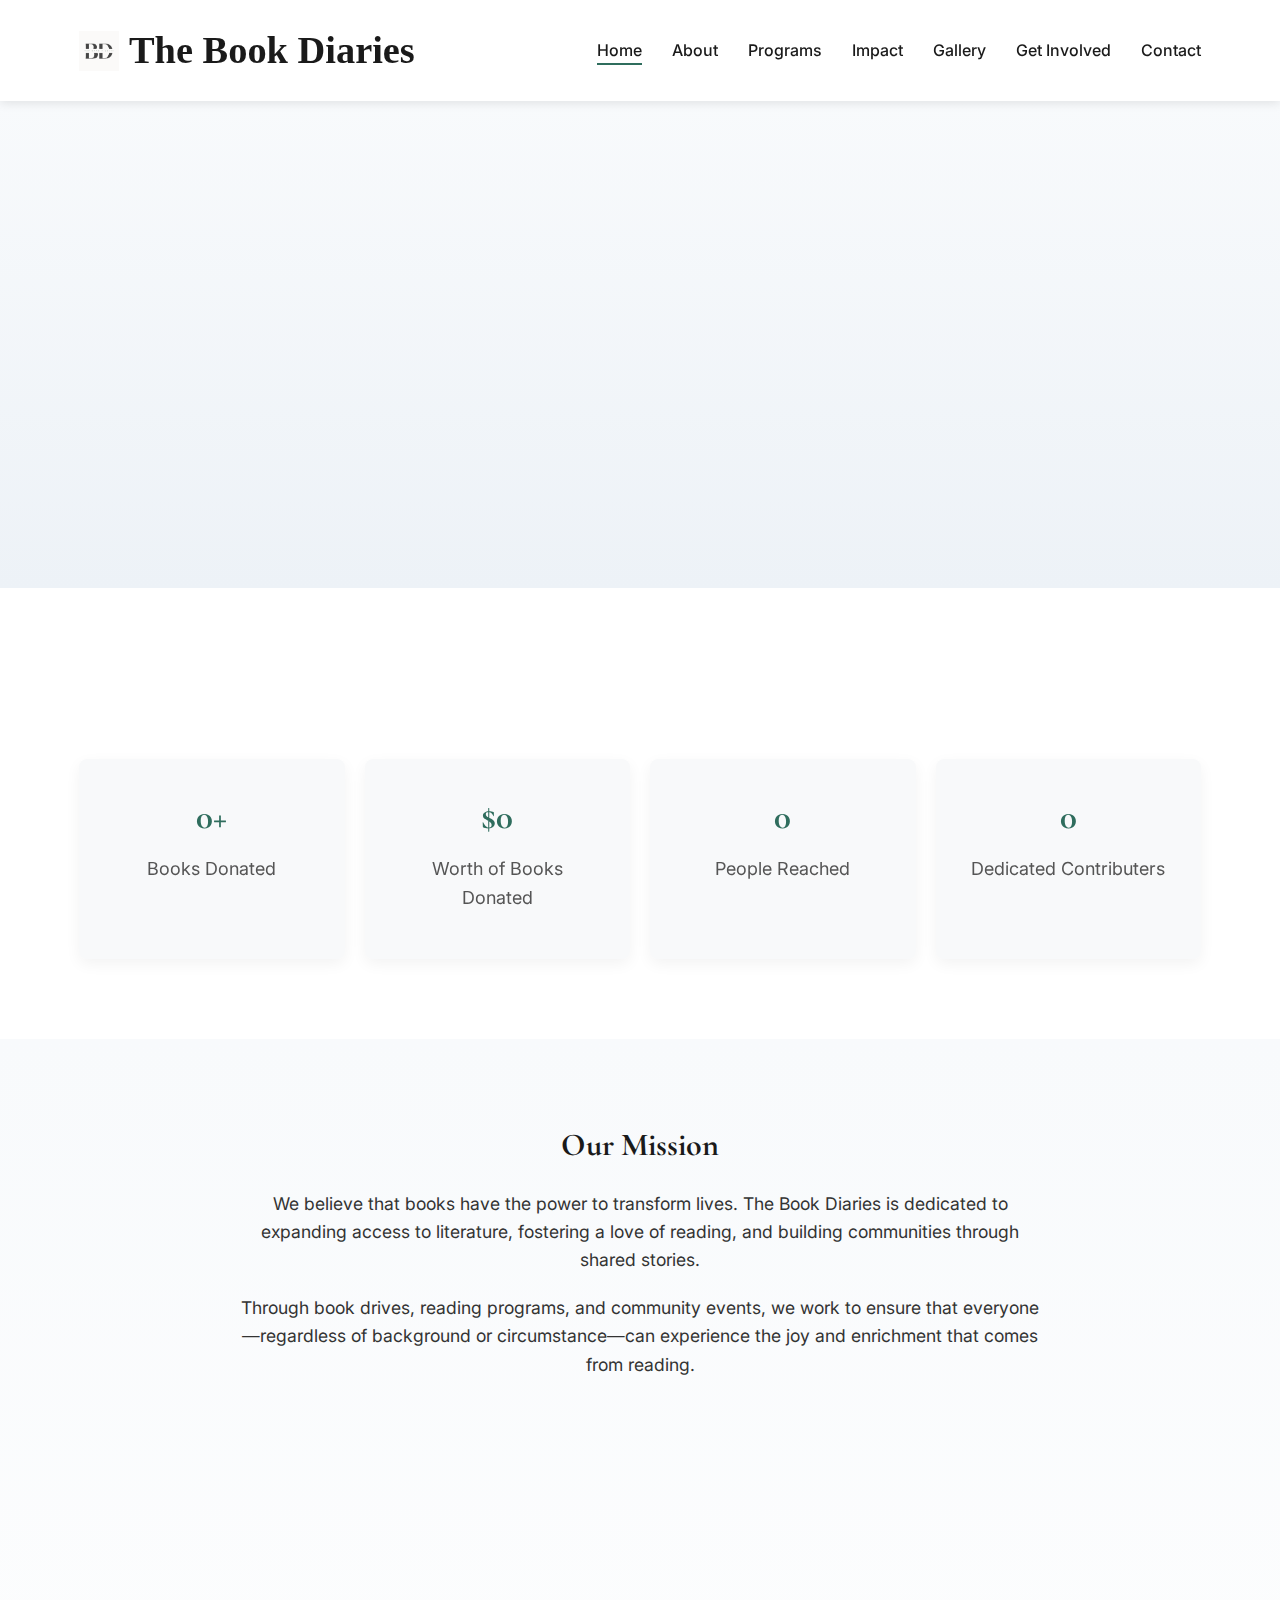
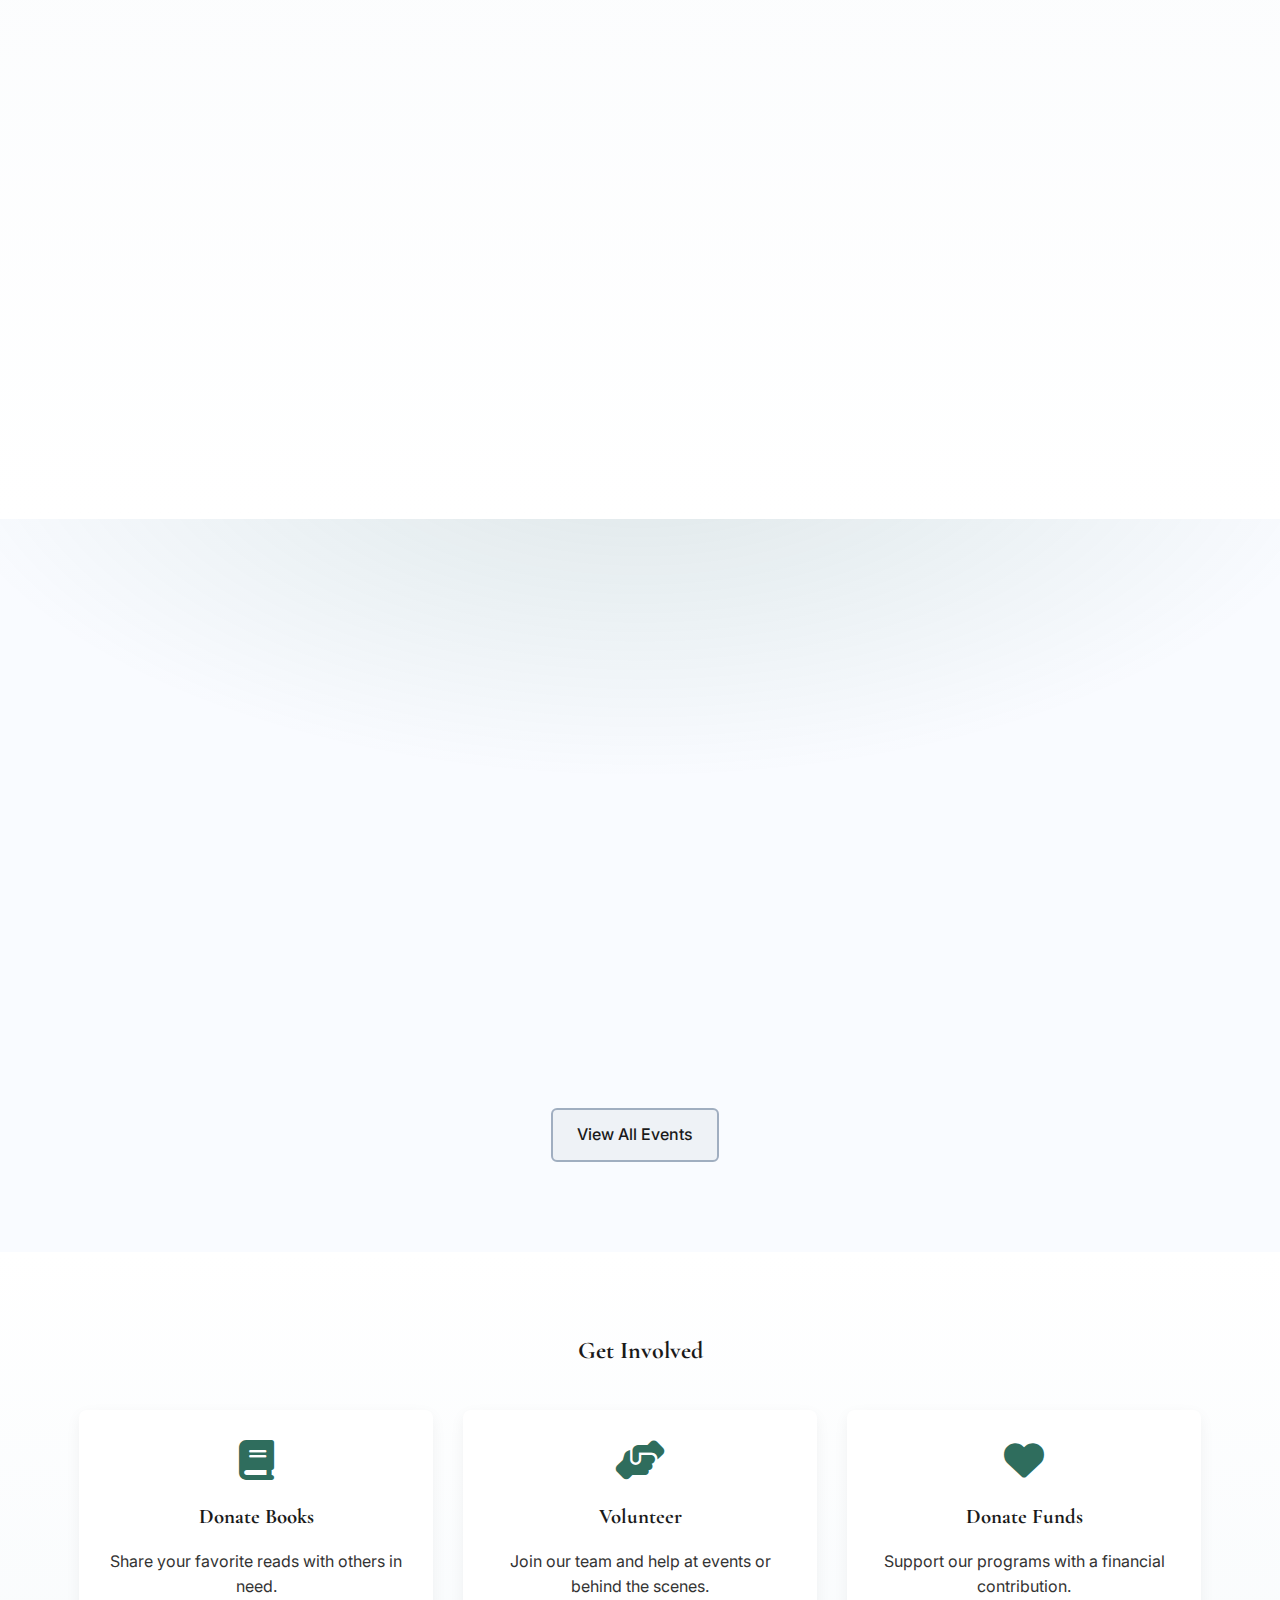
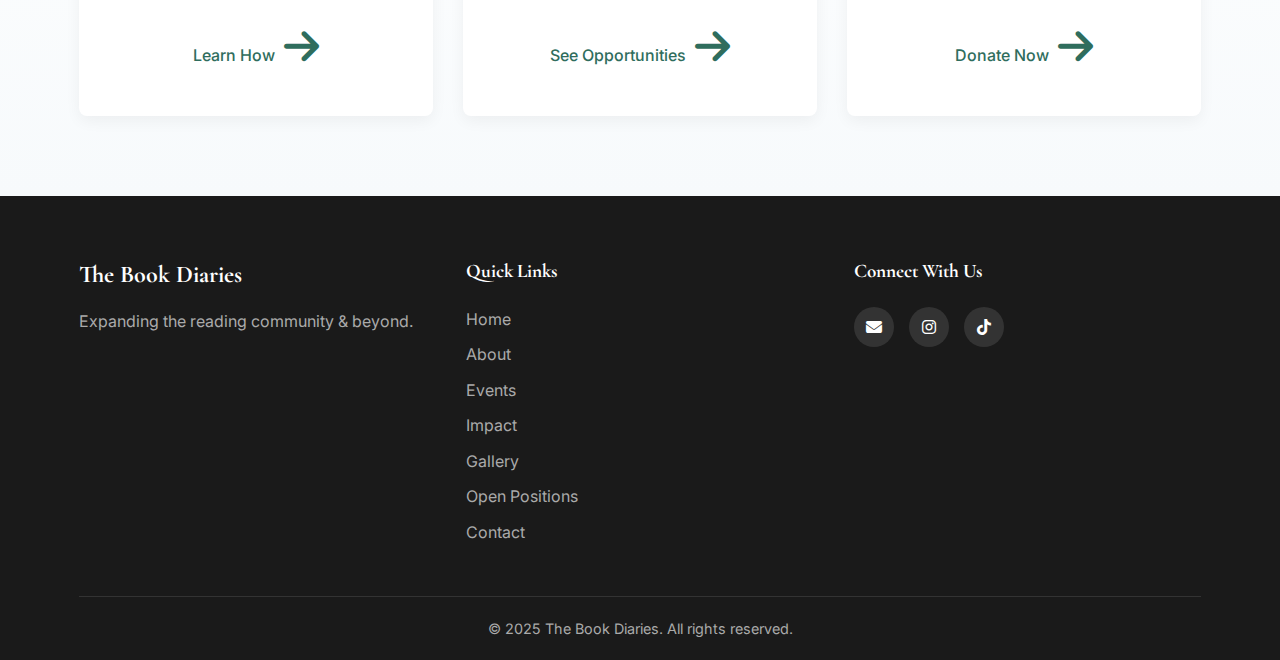
<file: index.html>
<!DOCTYPE html>
<html lang="en">
<head>
    <meta charset="UTF-8">
    <meta name="viewport" content="width=device-width, initial-scale=1.0">
    <title>The Book Diaries | Expanding the reading community & beyond</title>
    <link rel="stylesheet" href="styles.css">
    <link rel="stylesheet" href="https://cdnjs.cloudflare.com/ajax/libs/font-awesome/6.1.1/css/all.min.css">
    <link rel="preconnect" href="https://fonts.googleapis.com">
    <link rel="preconnect" href="https://fonts.gstatic.com" crossorigin>
    <link href="https://fonts.googleapis.com/css2?family=Inter:wght@300;400;500;600;700&family=Cormorant+Garamond:wght@400;500;600;700&display=swap" rel="stylesheet">
</head>
<body>
    
    <!-- Navigation -->
    <header>
        <div class="container">
            <div class="logo">
                <img src="images/logo.png" alt="The Book Diaries logo" />
                <a href="index.html">The Book Diaries</a>
            </div>
            <nav>
                <ul>
                    <li><a href="index.html" class="active">Home</a></li>
                    <li><a href="about.html">About</a></li>
                    <li><a href="programs.html">Programs</a></li>
                    <li><a href="impact.html">Impact</a></li>
                    <li><a href="gallery.html">Gallery</a></li>
                    <li><a href="get-involved.html">Get Involved</a></li>
                    <li><a href="contact.html">Contact</a></li>
                </ul>
            </nav>
            <div class="mobile-menu">
                <i class="fas fa-bars"></i>
            </div>
        </div>
    </header>

    <!-- Hero (split layout for clarity) -->
    <section class="page-header" style="text-align:left;">
        <div class="container" style="display:grid;grid-template-columns:1.1fr .9fr;gap:28px;align-items:center;">
            <div>
                <h1 class="reveal">Expanding the reading community & beyond.</h1>
                <p class="reveal" style="transition-delay:.08s;max-width:540px">Creating a world where every child has a favorite story. We run drives and programs that put books into the hands of young readers.</p>
                <div class="cta-buttons" style="margin-top:12px;">
                    <a href="programs.html" class="btn primary reveal" style="transition-delay:.15s">Explore Programs</a>
                    <a href="get-involved.html" class="btn secondary reveal" style="transition-delay:.2s">Get Involved</a>
                    <a href="https://www.paypal.com/paypalme/thebookdiariesco" target="_blank" rel="noopener" class="btn secondary reveal" style="transition-delay:.25s">Donate</a>
                </div>
            </div>
            <!-- Visual column intentionally removed for clearer hero focus -->
        </div>
    </section>

    <!-- Lightbox container for homepage images -->
    <div class="lightbox-modal" id="lightbox-modal">
        <span class="close">&times;</span>
        <img class="modal-content" id="lightbox-img" alt="Enlarged image">
    </div>


    <!-- Impact Stats -->
    <section class="impact-stats-large">
        <div class="container">
            <h2 class="reveal">By the Numbers</h2>
            <div class="stats-grid">
                <div class="stat-card">
                    <h3><span data-target="1780">0</span>+</h3>
                    <p>Books Donated</p>
                </div>
                <div class="stat-card">
                    <h3>$<span data-target="20430">0</span></h3>
                    <p>Worth of Books Donated</p>
                </div>
                <div class="stat-card">
                    <h3><span data-target="2420">0</span></h3>
                    <p>People Reached</p>
                </div>
                <div class="stat-card">
                    <h3><span data-target="160">0</span></h3>
                    <p>Dedicated Contributers</p>
                </div>
            </div>
        </div>
    </section>

    <!-- Mission Statement -->
    <section class="mission">
        <div class="container">
            <div class="mission-content">
                <h2>Our Mission</h2>
                <p>We believe that books have the power to transform lives. The Book Diaries is dedicated to expanding access to literature, fostering a love of reading, and building communities through shared stories.</p>
                <p>Through book drives, reading programs, and community events, we work to ensure that everyone—regardless of background or circumstance—can experience the joy and enrichment that comes from reading.</p>
                
                <!-- Images for Book Drive -->
                <div class="image-container reveal" style="transition-delay:.1s">
                    <img src="images/gallery/bd4.jpg" alt="2025 Book Drive Collected Books in boxes" class="lightbox">
                    <img src="images/gallery/bd3.jpg" alt="2025 Book Drive Collected Books in boxes" class="lightbox">
                </div>
            </div>
        </div>
    </section>

    <!-- Upcoming Events Preview -->
    <section class="events-preview">
        <div class="container">
            <h2 class="reveal">Upcoming Events</h2>
            <div class="events-grid">
                <div class="event-card reveal" style="transition-delay:.05s">
                    <div class="event-date">
                        <span class="month">Mar</span>
                        <span class="day">24</span>
                    </div>
                    <div class="event-info">
                        <h3>Memorial & Stratford Book Drive</h3>
                        <p>March 24 - April 11, 2025</p>
                        <p>Help us collect books for Books for Africa, Books for Kids, and Books for Development.</p>
                        <a href="events.html" class="btn-text">Learn More <i class="fas fa-arrow-right"></i></a>
                    </div>
                </div>
                <div class="event-card reveal" style="transition-delay:.1s">
                    <div class="event-date">
                        <span class="month">Apr</span>
                        <span class="day">1</span>
                    </div>
                    <div class="event-info">
                        <h3>Spring into Reading: 30 Day Book Challenge</h3>
                        <p>April 1 - April 30, 2025</p>
                        <p>Join our 30-day reading challenge on Instagram to kickstart your spring reading habits!</p>
                        <a href="events.html" class="btn-text">Learn More <i class="fas fa-arrow-right"></i></a>
                    </div>
                </div>
            </div>
            <div class="events-more">
                <a href="events.html" class="btn secondary">View All Events</a>
            </div>
        </div>
    </section>

    <!-- Get Involved -->
    <section class="get-involved">
        <div class="container">
            <h2>Get Involved</h2>
            <div class="ways-grid">
                <div class="way-card">
                    <i class="fas fa-book"></i>
                    <h3>Donate Books</h3>
                    <p>Share your favorite reads with others in need.</p>
                    <a href="events.html" class="btn-text">Learn How <i class="fas fa-arrow-right"></i></a>
                </div>
                <div class="way-card">
                    <i class="fas fa-hands-helping"></i>
                    <h3>Volunteer</h3>
                    <p>Join our team and help at events or behind the scenes.</p>
                    <a href="positions.html" class="btn-text">See Opportunities <i class="fas fa-arrow-right"></i></a>
                </div>
                <div class="way-card">
                    <i class="fas fa-heart"></i>
                    <h3>Donate Funds</h3>
                    <p>Support our programs with a financial contribution.</p>
                    <a href="https://www.paypal.com/paypalme/thebookdiariesco" target="_blank" rel="noopener" class="btn-text">Donate Now <i class="fas fa-arrow-right"></i></a>
                </div>
            </div>
        </div>
    </section>

    <!-- Footer -->
    <footer>
        <div class="container">
            <div class="footer-content">
                <div class="footer-logo">
                    <h3>The Book Diaries</h3>
                    <p>Expanding the reading community & beyond.</p>
                </div>
                <div class="footer-links">
                    <h4>Quick Links</h4>
                    <ul>
                        <li><a href="index.html">Home</a></li>
                        <li><a href="about.html">About</a></li>
                        <li><a href="events.html">Events</a></li>
                        <li><a href="impact.html">Impact</a></li>
                        <li><a href="gallery.html">Gallery</a></li>
                        <li><a href="positions.html">Open Positions</a></li>
                        <li><a href="contact.html">Contact</a></li>
                    </ul>
                </div>
                <div class="footer-social">
                    <h4>Connect With Us</h4>
                    <div class="social-icons">
                        <a href="mailto:info.thebookdiaries@gmail.com"><i class="fas fa-envelope"></i></a>
                        <a href="https://www.instagram.com/thebookdiariesorg" target="_blank"><i class="fab fa-instagram"></i></a>
                        <a href="https://www.tiktok.com/@thebookdiariesorg" target="_blank"><i class="fab fa-tiktok"></i></a>
                    </div>
                </div>
            </div>
            <div class="footer-bottom">
                <p>&copy; 2025 The Book Diaries. All rights reserved.</p>
            </div>
        </div>
    </footer>

    <!-- Back to top button -->
    <button id="back-to-top" aria-label="Back to top"><i class="fas fa-arrow-up"></i></button>

    <script src="js/main.js"></script>
</body>
</html>
</file>
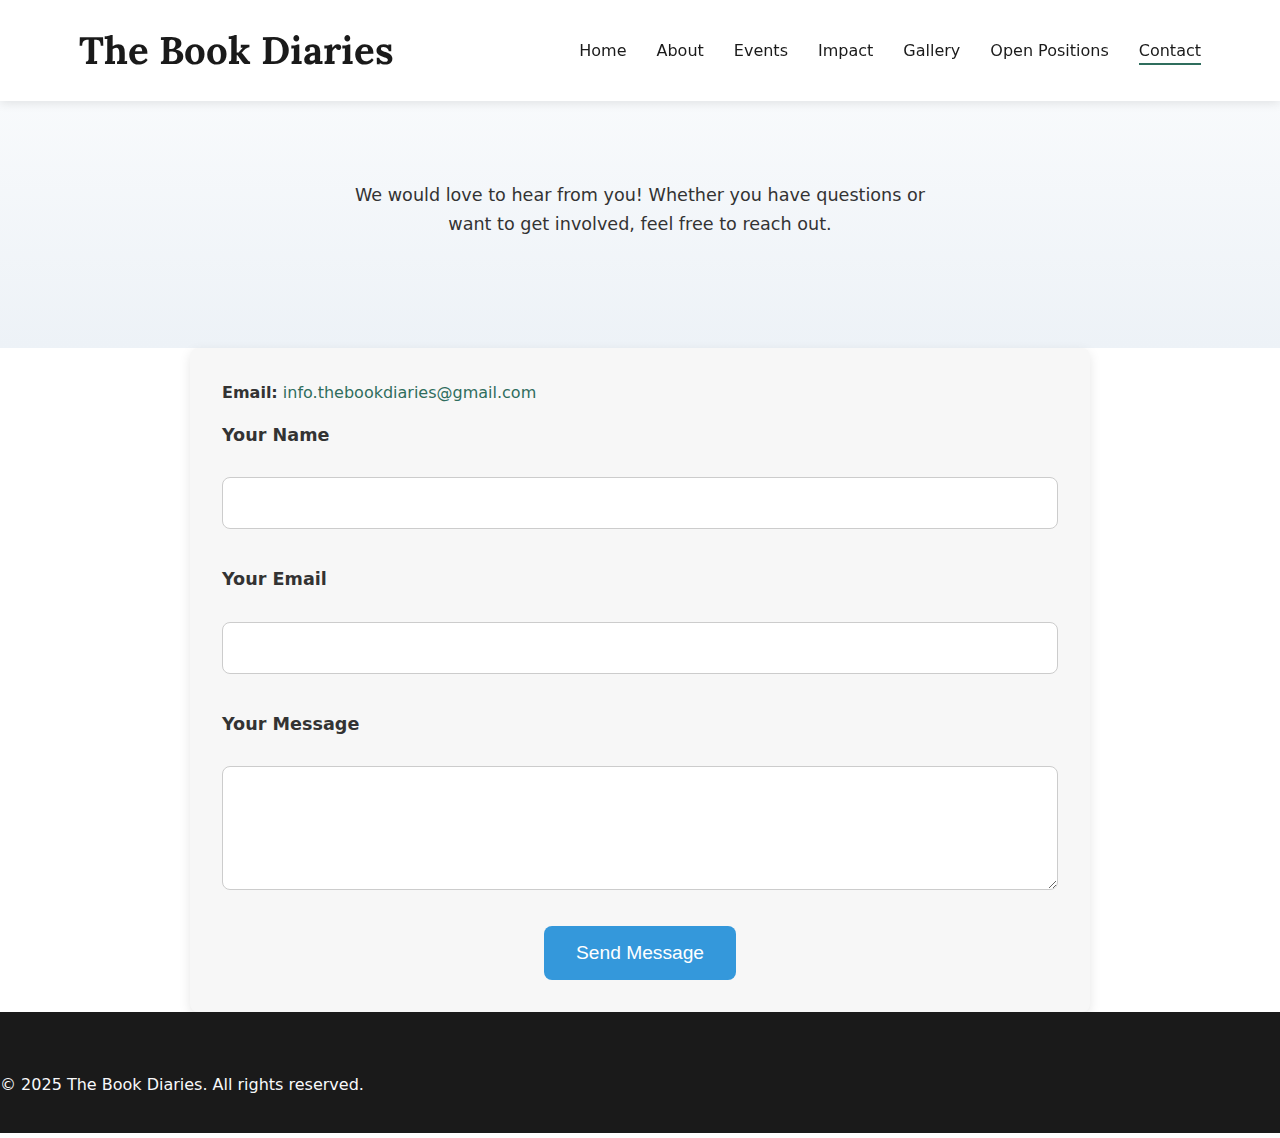
<file: contact.html>
<!DOCTYPE html>
<html lang="en">
<head>
    <meta charset="UTF-8">
    <meta name="viewport" content="width=device-width, initial-scale=1.0">
    <title>Contact Us | The Book Diaries</title>
    <link rel="stylesheet" href="styles.css">
    <link rel="stylesheet" href="https://cdnjs.cloudflare.com/ajax/libs/font-awesome/6.1.1/css/all.min.css">
    <link rel="preconnect" href="https://fonts.googleapis.com">
    <link rel="preconnect" href="https://fonts.gstatic.com" crossorigin>
    <link href="https://fonts.googleapis.com/css2?family=Lora:ital,wght@0,400;0,500;0,600;0,700;1,400&family=Poppins:wght@300;400;500;600&display=swap" rel="stylesheet">
</head>
<body>
     <!-- Navigation -->
     <header>
        <div class="container">
            <div class="logo">
                <a href="index.html">The Book Diaries</a>
            </div>
            <nav>
                <ul>
                    <li><a href="index.html">Home</a></li>
                    <li><a href="about.html">About</a></li>
                    <li><a href="events.html">Events</a></li>
                    <li><a href="impact.html">Impact</a></li>
                    <li><a href="gallery.html">Gallery</a></li>
                    <li><a href="positions.html">Open Positions</a></li>
                    <li><a href="contact.html" class="active">Contact</a></li>
                </ul>
            </nav>
            <div class="mobile-menu">
                <i class="fas fa-bars"></i>
            </div>
        </div>
    </header>

     <!-- Page Header -->
     <section class="page-header">
        <div class="container">

            <p>We would love to hear from you! Whether you have questions or want to get involved, feel free to reach out.</p>
        </div>
    </section>

    <section id="contact">
        <p><strong>Email:</strong> <a href="mailto:info.thebookdiaries@gmail.com" class="contact-email">info.thebookdiaries@gmail.com</a></p>

        <form action="submit_form.php" method="POST" class="contact-form">
            <label for="name">Your Name</label>
            <input type="text" id="name" name="name" required>
        
            <label for="email">Your Email</label>
            <input type="email" id="email" name="email" required>
        
            <label for="message">Your Message</label>
            <textarea id="message" name="message" rows="5" required></textarea>
        
            <button type="submit">Send Message</button>
        </form>
        </form>
    </section>

    <footer>
        <p>&copy; 2025 The Book Diaries. All rights reserved.</p>
    </footer>
</body>
</html>
</file>
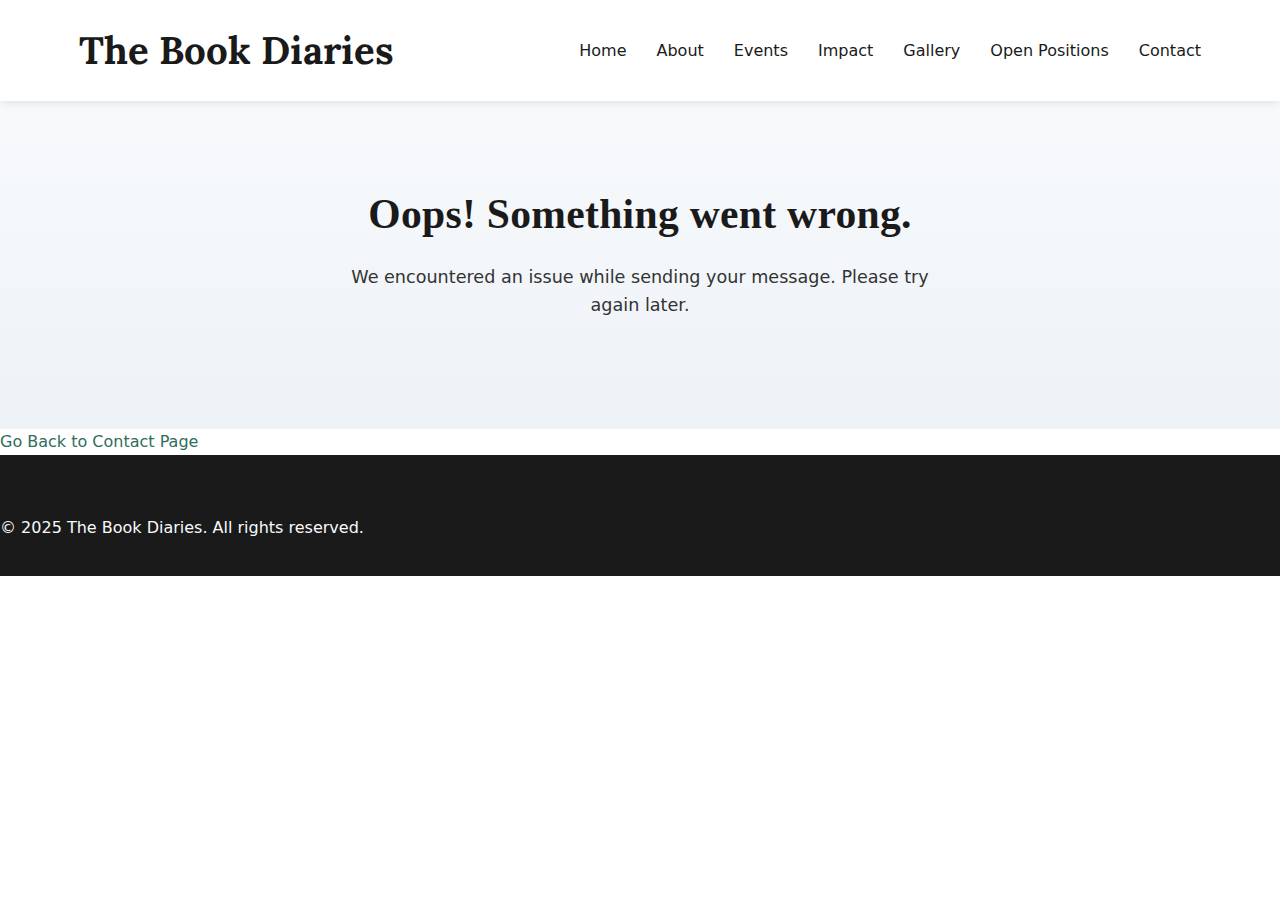
<file: error_page.html>
<!DOCTYPE html>
<html lang="en">
<head>
    <meta charset="UTF-8">
    <meta name="viewport" content="width=device-width, initial-scale=1.0">
    <title>Events | The Book Diaries</title>
    <link rel="stylesheet" href="styles.css">
    <link rel="stylesheet" href="https://cdnjs.cloudflare.com/ajax/libs/font-awesome/6.1.1/css/all.min.css">
    <link rel="preconnect" href="https://fonts.googleapis.com">
    <link rel="preconnect" href="https://fonts.gstatic.com" crossorigin>
    <link href="https://fonts.googleapis.com/css2?family=Lora:ital,wght@0,400;0,500;0,600;0,700;1,400&family=Poppins:wght@300;400;500;600&display=swap" rel="stylesheet">
</head>
<body>
    <!-- Navigation -->
    <header>
        <div class="container">
            <div class="logo">
                <a href="index.html">The Book Diaries</a>
            </div>
            <nav>
                <ul>
                    <li><a href="index.html">Home</a></li>
                    <li><a href="about.html">About</a></li>
                    <li><a href="events.html">Events</a></li>
                    <li><a href="impact.html">Impact</a></li>
                    <li><a href="gallery.html">Gallery</a></li>
                    <li><a href="positions.html">Open Positions</a></li>
                    <li><a href="contact.html">Contact</a></li>
                </ul>
            </nav>
            <div class="mobile-menu">
                <i class="fas fa-bars"></i>
            </div>
        </div>
    </header>

    <!-- Page Header -->
    <section class="page-header">
        <div class="container">
            <h1>Oops! Something went wrong.</h1>
            <p>We encountered an issue while sending your message. Please try again later.</p>
        </div>
    </section>

    <!-- Main Content -->
    <section class="error-content">
        <a href="contact.html" class="button">Go Back to Contact Page</a>
    </section>

    <footer>
        <p>&copy; 2025 The Book Diaries. All rights reserved.</p>
    </footer>
</body>
</html>
</file>
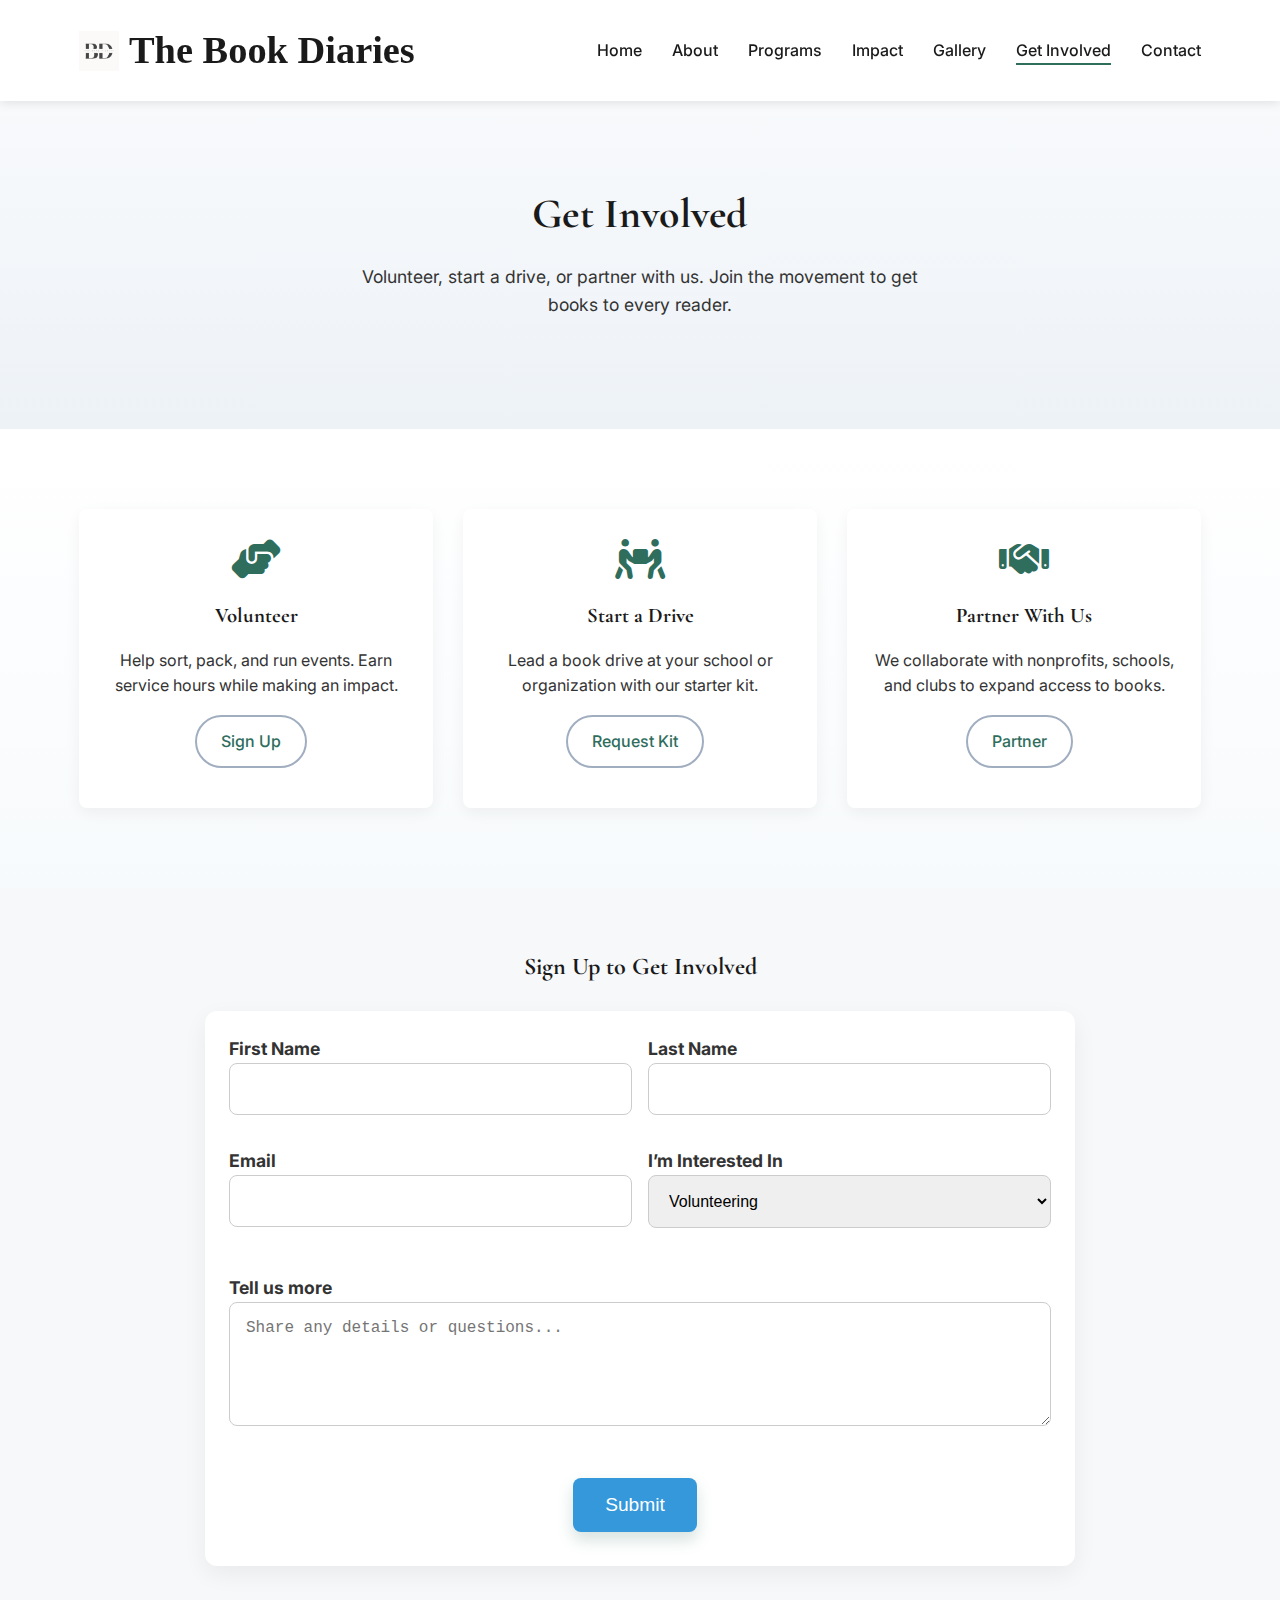
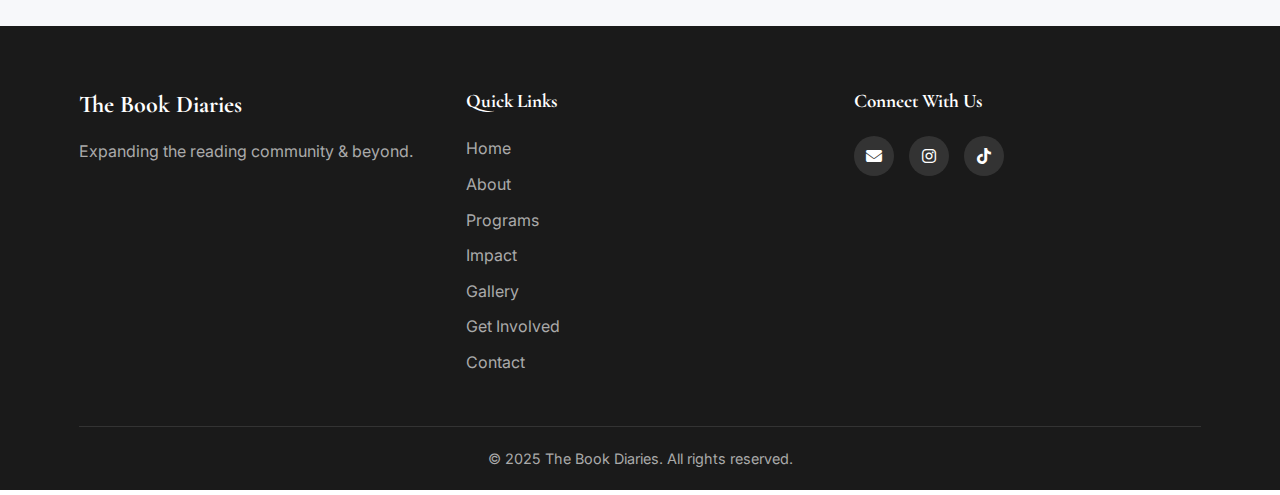
<file: get-involved.html>
<!DOCTYPE html>
<html lang="en">
<head>
    <meta charset="UTF-8">
    <meta name="viewport" content="width=device-width, initial-scale=1.0">
    <title>Get Involved | The Book Diaries</title>
    <link rel="stylesheet" href="styles.css">
    <link rel="stylesheet" href="https://cdnjs.cloudflare.com/ajax/libs/font-awesome/6.1.1/css/all.min.css">
    <link rel="preconnect" href="https://fonts.googleapis.com">
    <link rel="preconnect" href="https://fonts.gstatic.com" crossorigin>
    <link href="https://fonts.googleapis.com/css2?family=Inter:wght@300;400;500;600;700&family=Cormorant+Garamond:wght@400;500;600;700&display=swap" rel="stylesheet">
</head>
<body>
    <header>
        <div class="container">
            <div class="logo">
                <img src="images/logo.png" alt="The Book Diaries logo" />
                <a href="index.html">The Book Diaries</a>
            </div>
            <nav>
                <ul>
                    <li><a href="index.html">Home</a></li>
                    <li><a href="about.html">About</a></li>
                    <li><a href="programs.html">Programs</a></li>
                    <li><a href="impact.html">Impact</a></li>
                    <li><a href="gallery.html">Gallery</a></li>
                    <li><a href="get-involved.html" class="active">Get Involved</a></li>
                    <li><a href="contact.html">Contact</a></li>
                </ul>
            </nav>
            <div class="mobile-menu">
                <i class="fas fa-bars"></i>
            </div>
        </div>
    </header>

    <section class="page-header">
        <div class="container">
            <h1>Get Involved</h1>
            <p>Volunteer, start a drive, or partner with us. Join the movement to get books to every reader.</p>
        </div>
    </section>

    <section class="get-involved">
        <div class="container">
            <div class="ways-grid">
                <div class="way-card">
                    <i class="fas fa-hands-helping"></i>
                    <h3>Volunteer</h3>
                    <p>Help sort, pack, and run events. Earn service hours while making an impact.</p>
                    <a href="#signup" class="btn secondary">Sign Up</a>
                </div>
                <div class="way-card">
                    <i class="fas fa-people-carry"></i>
                    <h3>Start a Drive</h3>
                    <p>Lead a book drive at your school or organization with our starter kit.</p>
                    <a href="#signup" class="btn secondary">Request Kit</a>
                </div>
                <div class="way-card">
                    <i class="fas fa-handshake"></i>
                    <h3>Partner With Us</h3>
                    <p>We collaborate with nonprofits, schools, and clubs to expand access to books.</p>
                    <a href="#signup" class="btn secondary">Partner</a>
                </div>
            </div>
        </div>
    </section>

    <!-- Styled sign-up form (inspired by GirlUp’s clarity) -->
    <section id="signup" style="padding:60px 0; background:#f7f8fa;">
        <div class="container" style="max-width:900px;">
            <h2 style="text-align:center;margin-bottom:24px;">Sign Up to Get Involved</h2>
            <form action="https://formsubmit.co/info.thebookdiaries@gmail.com" method="POST" class="contact-form" style="background:#fff;padding:24px;border-radius:12px;box-shadow:0 8px 24px rgba(0,0,0,.06);">
                <input type="hidden" name="_next" value="https://thebookdiaries.me/thank_you.html" />
                <input type="hidden" name="_captcha" value="false" />
                <div style="display:grid;grid-template-columns:1fr 1fr;gap:16px;">
                    <div>
                        <label for="first">First Name</label>
                        <input type="text" id="first" name="First Name" required>
                    </div>
                    <div>
                        <label for="last">Last Name</label>
                        <input type="text" id="last" name="Last Name" required>
                    </div>
                    <div>
                        <label for="email">Email</label>
                        <input type="email" id="email" name="Email" required>
                    </div>
                    <div>
                        <label for="role">I’m Interested In</label>
                        <select id="role" name="Interest" required class="ui-select">
                            <option value="Volunteer">Volunteering</option>
                            <option value="Start a Drive">Starting a Drive</option>
                            <option value="Partner">Partnership</option>
                        </select>
                    </div>
                </div>
                <div style="margin-top:10px;">
                    <label for="message">Tell us more</label>
                    <textarea id="message" name="Message" rows="5" placeholder="Share any details or questions..."></textarea>
                </div>
                <div style="text-align:center;margin-top:8px;">
                    <button type="submit" class="btn primary">Submit</button>
                </div>
            </form>
        </div>
    </section>

    <footer>
        <div class="container">
            <div class="footer-content">
                <div class="footer-logo">
                    <h3>The Book Diaries</h3>
                    <p>Expanding the reading community & beyond.</p>
                </div>
                <div class="footer-links">
                    <h4>Quick Links</h4>
                    <ul>
                        <li><a href="index.html">Home</a></li>
                        <li><a href="about.html">About</a></li>
                        <li><a href="programs.html">Programs</a></li>
                        <li><a href="impact.html">Impact</a></li>
                        <li><a href="gallery.html">Gallery</a></li>
                        <li><a href="get-involved.html">Get Involved</a></li>
                        <li><a href="contact.html">Contact</a></li>
                    </ul>
                </div>
                <div class="footer-social">
                    <h4>Connect With Us</h4>
                    <div class="social-icons">
                        <a href="mailto:info.thebookdiaries@gmail.com"><i class="fas fa-envelope"></i></a>
                        <a href="https://www.instagram.com/thebookdiariesorg" target="_blank"><i class="fab fa-instagram"></i></a>
                        <a href="https://www.tiktok.com/@thebookdiariesorg" target="_blank"><i class="fab fa-tiktok"></i></a>
                    </div>
                </div>
            </div>
            <div class="footer-bottom">
                <p>&copy; 2025 The Book Diaries. All rights reserved.</p>
            </div>
        </div>
    </footer>

    <script src="js/main.js"></script>
</body>
</html>
</file>
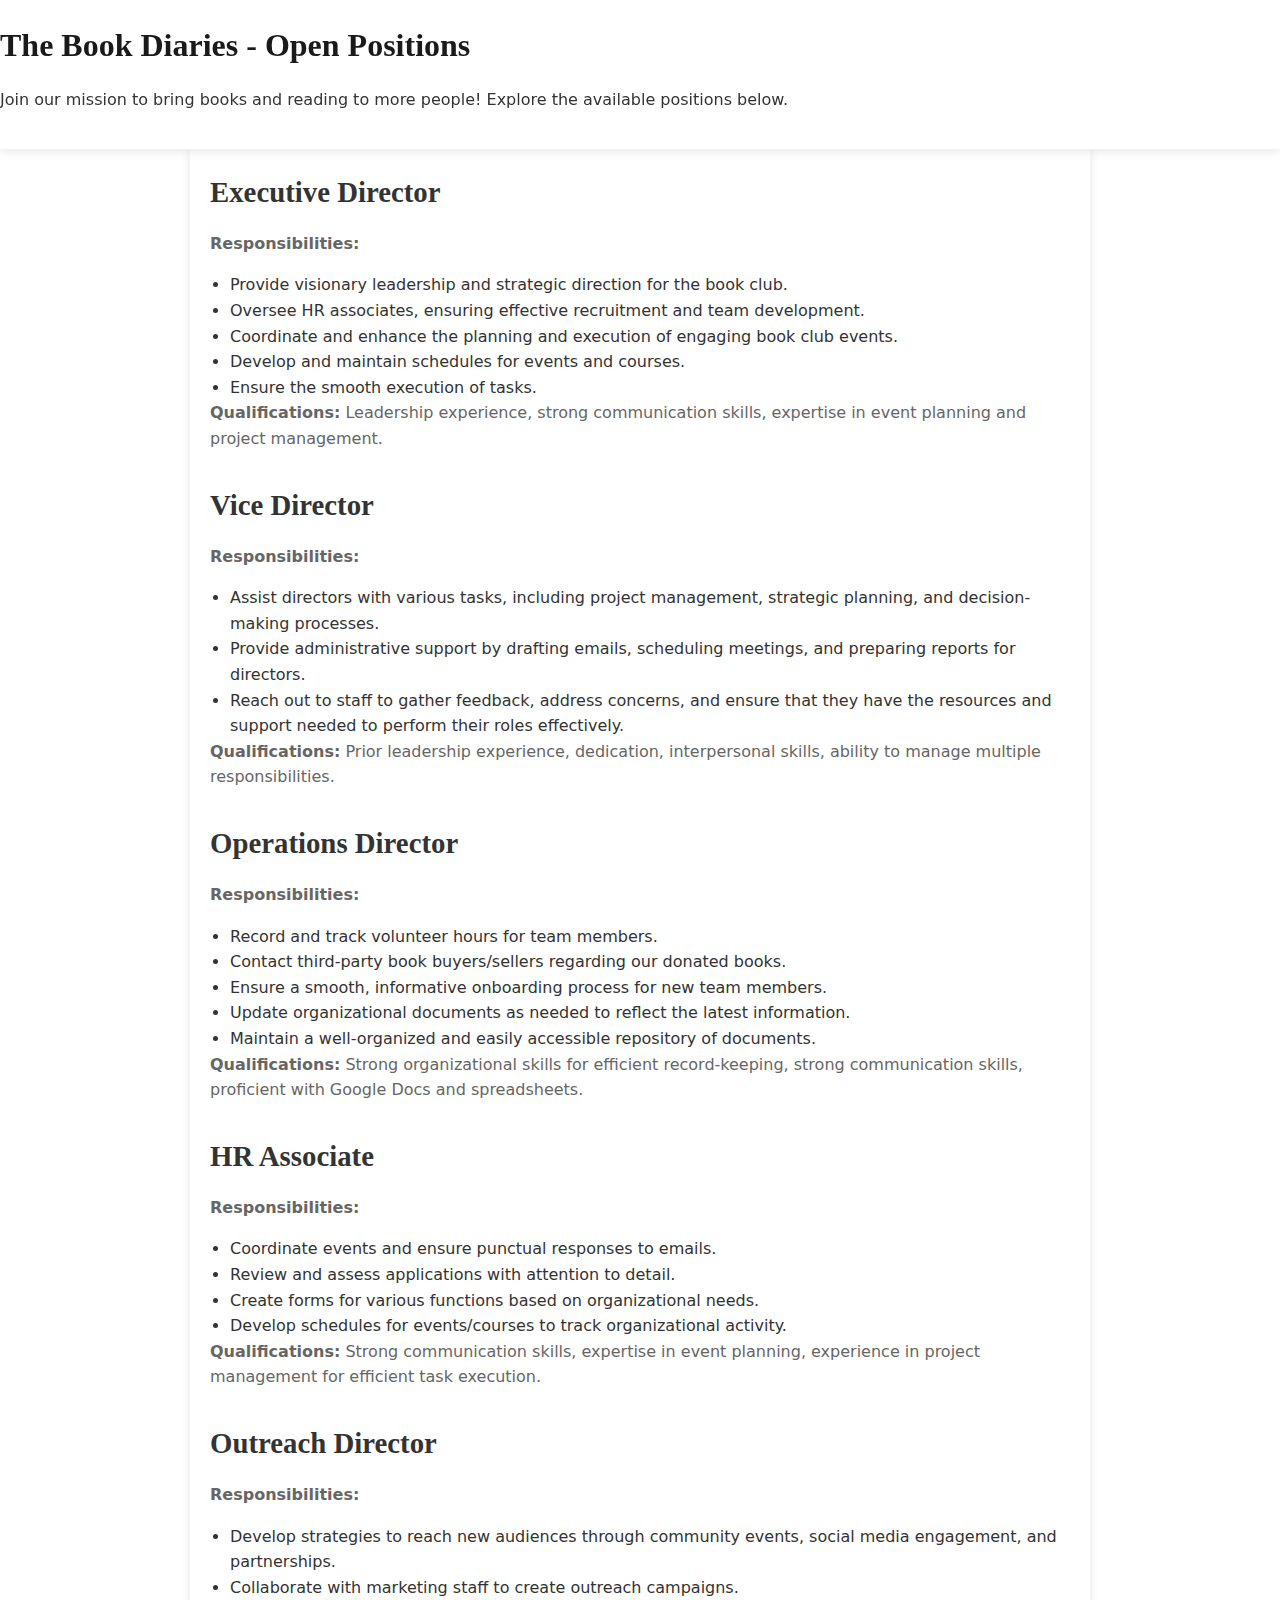
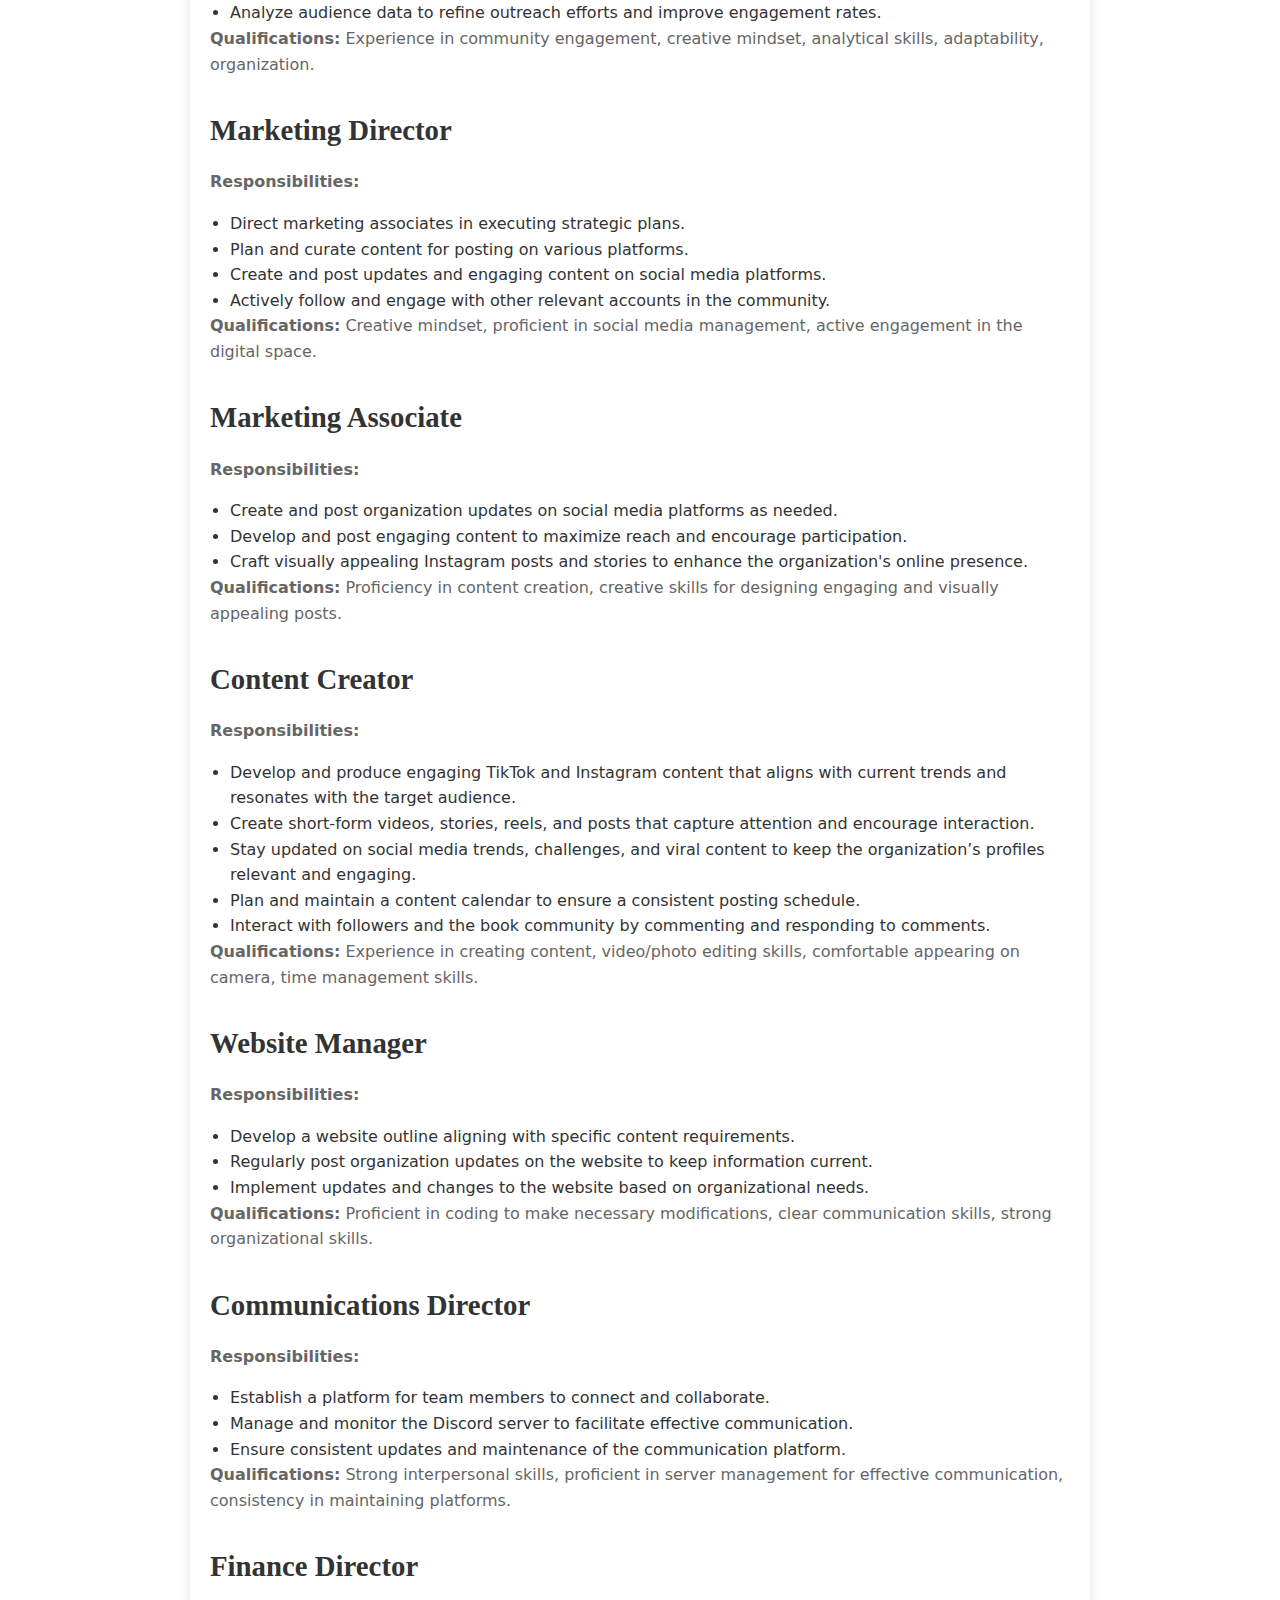
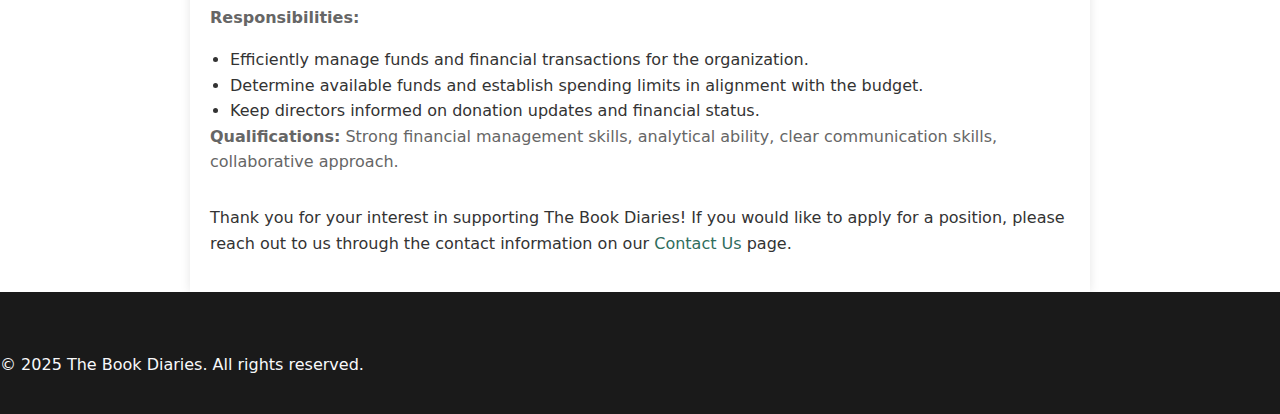
<file: open-positions.html>
<!DOCTYPE html>
<html lang="en">
<head>
    <meta charset="UTF-8">
    <meta name="viewport" content="width=device-width, initial-scale=1.0">
    <title>The Book Diaries - Open Positions</title>
    <link rel="stylesheet" href="styles.css">
</head>
<body>
    <header>
        <h1>The Book Diaries - Open Positions</h1>
        <p>Join our mission to bring books and reading to more people! Explore the available positions below.</p>
    </header>

    <section id="positions">
        <div class="position">
            <h2>Executive Director</h2>
            <p><strong>Responsibilities:</strong></p>
            <ul>
                <li>Provide visionary leadership and strategic direction for the book club.</li>
                <li>Oversee HR associates, ensuring effective recruitment and team development.</li>
                <li>Coordinate and enhance the planning and execution of engaging book club events.</li>
                <li>Develop and maintain schedules for events and courses.</li>
                <li>Ensure the smooth execution of tasks.</li>
            </ul>
            <p><strong>Qualifications:</strong> Leadership experience, strong communication skills, expertise in event planning and project management.</p>
        </div>

        <div class="position">
            <h2>Vice Director</h2>
            <p><strong>Responsibilities:</strong></p>
            <ul>
                <li>Assist directors with various tasks, including project management, strategic planning, and decision-making processes.</li>
                <li>Provide administrative support by drafting emails, scheduling meetings, and preparing reports for directors.</li>
                <li>Reach out to staff to gather feedback, address concerns, and ensure that they have the resources and support needed to perform their roles effectively.</li>
            </ul>
            <p><strong>Qualifications:</strong> Prior leadership experience, dedication, interpersonal skills, ability to manage multiple responsibilities.</p>
        </div>

        <div class="position">
            <h2>Operations Director</h2>
            <p><strong>Responsibilities:</strong></p>
            <ul>
                <li>Record and track volunteer hours for team members.</li>
                <li>Contact third-party book buyers/sellers regarding our donated books.</li>
                <li>Ensure a smooth, informative onboarding process for new team members.</li>
                <li>Update organizational documents as needed to reflect the latest information.</li>
                <li>Maintain a well-organized and easily accessible repository of documents.</li>
            </ul>
            <p><strong>Qualifications:</strong> Strong organizational skills for efficient record-keeping, strong communication skills, proficient with Google Docs and spreadsheets.</p>
        </div>

        <div class="position">
            <h2>HR Associate</h2>
            <p><strong>Responsibilities:</strong></p>
            <ul>
                <li>Coordinate events and ensure punctual responses to emails.</li>
                <li>Review and assess applications with attention to detail.</li>
                <li>Create forms for various functions based on organizational needs.</li>
                <li>Develop schedules for events/courses to track organizational activity.</li>
            </ul>
            <p><strong>Qualifications:</strong> Strong communication skills, expertise in event planning, experience in project management for efficient task execution.</p>
        </div>

        <div class="position">
            <h2>Outreach Director</h2>
            <p><strong>Responsibilities:</strong></p>
            <ul>
                <li>Develop strategies to reach new audiences through community events, social media engagement, and partnerships.</li>
                <li>Collaborate with marketing staff to create outreach campaigns.</li>
                <li>Analyze audience data to refine outreach efforts and improve engagement rates.</li>
            </ul>
            <p><strong>Qualifications:</strong> Experience in community engagement, creative mindset, analytical skills, adaptability, organization.</p>
        </div>

        <div class="position">
            <h2>Marketing Director</h2>
            <p><strong>Responsibilities:</strong></p>
            <ul>
                <li>Direct marketing associates in executing strategic plans.</li>
                <li>Plan and curate content for posting on various platforms.</li>
                <li>Create and post updates and engaging content on social media platforms.</li>
                <li>Actively follow and engage with other relevant accounts in the community.</li>
            </ul>
            <p><strong>Qualifications:</strong> Creative mindset, proficient in social media management, active engagement in the digital space.</p>
        </div>

        <div class="position">
            <h2>Marketing Associate</h2>
            <p><strong>Responsibilities:</strong></p>
            <ul>
                <li>Create and post organization updates on social media platforms as needed.</li>
                <li>Develop and post engaging content to maximize reach and encourage participation.</li>
                <li>Craft visually appealing Instagram posts and stories to enhance the organization's online presence.</li>
            </ul>
            <p><strong>Qualifications:</strong> Proficiency in content creation, creative skills for designing engaging and visually appealing posts.</p>
        </div>

        <div class="position">
            <h2>Content Creator</h2>
            <p><strong>Responsibilities:</strong></p>
            <ul>
                <li>Develop and produce engaging TikTok and Instagram content that aligns with current trends and resonates with the target audience.</li>
                <li>Create short-form videos, stories, reels, and posts that capture attention and encourage interaction.</li>
                <li>Stay updated on social media trends, challenges, and viral content to keep the organization’s profiles relevant and engaging.</li>
                <li>Plan and maintain a content calendar to ensure a consistent posting schedule.</li>
                <li>Interact with followers and the book community by commenting and responding to comments.</li>
            </ul>
            <p><strong>Qualifications:</strong> Experience in creating content, video/photo editing skills, comfortable appearing on camera, time management skills.</p>
        </div>

        <div class="position">
            <h2>Website Manager</h2>
            <p><strong>Responsibilities:</strong></p>
            <ul>
                <li>Develop a website outline aligning with specific content requirements.</li>
                <li>Regularly post organization updates on the website to keep information current.</li>
                <li>Implement updates and changes to the website based on organizational needs.</li>
            </ul>
            <p><strong>Qualifications:</strong> Proficient in coding to make necessary modifications, clear communication skills, strong organizational skills.</p>
        </div>

        <div class="position">
            <h2>Communications Director</h2>
            <p><strong>Responsibilities:</strong></p>
            <ul>
                <li>Establish a platform for team members to connect and collaborate.</li>
                <li>Manage and monitor the Discord server to facilitate effective communication.</li>
                <li>Ensure consistent updates and maintenance of the communication platform.</li>
            </ul>
            <p><strong>Qualifications:</strong> Strong interpersonal skills, proficient in server management for effective communication, consistency in maintaining platforms.</p>
        </div>

        <div class="position">
            <h2>Finance Director</h2>
            <p><strong>Responsibilities:</strong></p>
            <ul>
                <li>Efficiently manage funds and financial transactions for the organization.</li>
                <li>Determine available funds and establish spending limits in alignment with the budget.</li>
                <li>Keep directors informed on donation updates and financial status.</li>
            </ul>
            <p><strong>Qualifications:</strong> Strong financial management skills, analytical ability, clear communication skills, collaborative approach.</p>
        </div>

        <p>Thank you for your interest in supporting The Book Diaries! If you would like to apply for a position, please reach out to us through the contact information on our <a href="contact.html">Contact Us</a> page.</p>
    </section>

    <footer>
        <p>&copy; 2025 The Book Diaries. All rights reserved.</p>
    </footer>
</body>
</html>
</file>
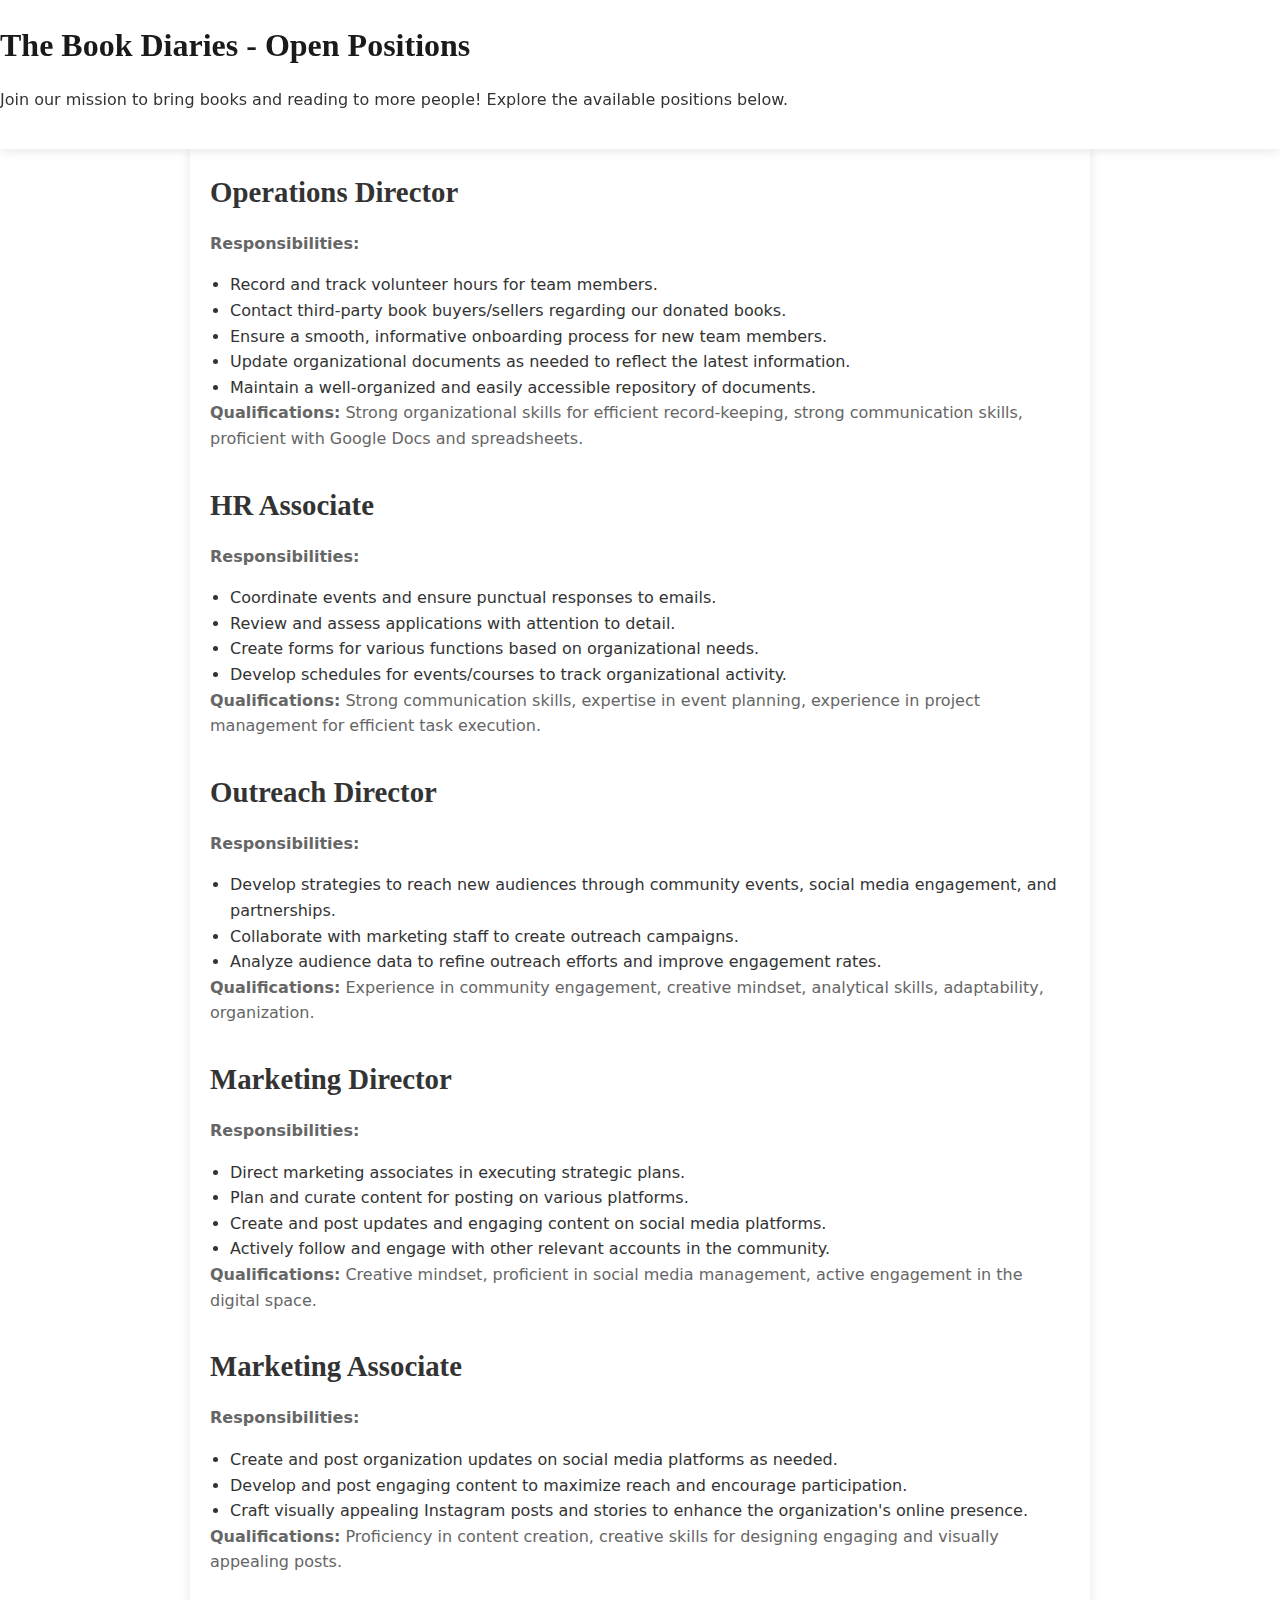
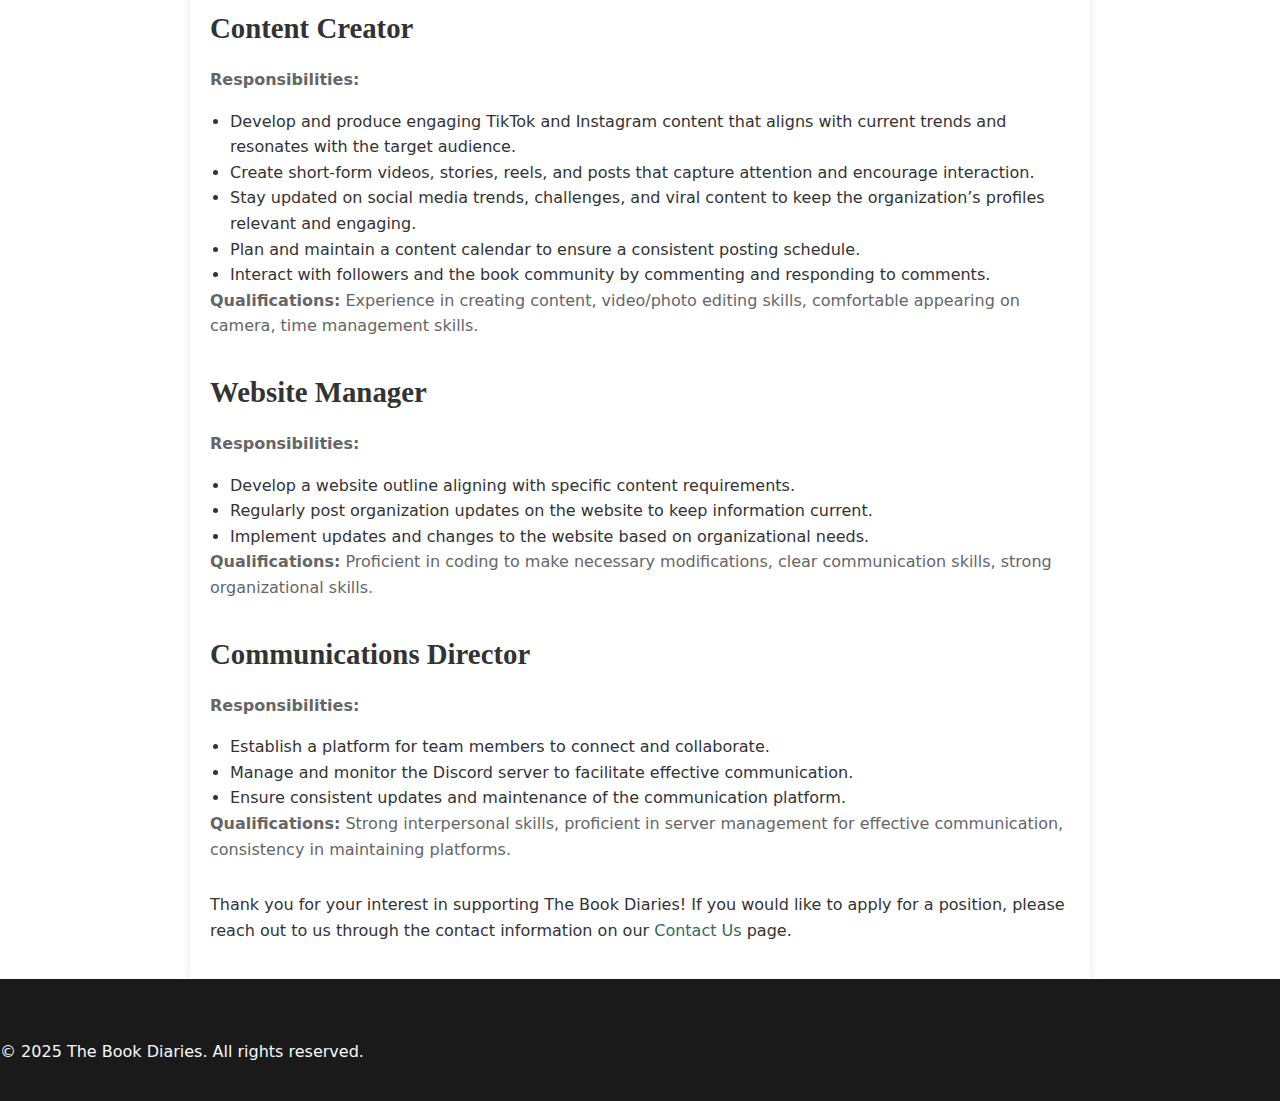
<file: positions.html>
<!DOCTYPE html>
<html lang="en">
<head>
    <meta charset="UTF-8">
    <meta name="viewport" content="width=device-width, initial-scale=1.0">
    <title>Open Positions | The Book Diaries</title>
    <link rel="stylesheet" href="styles.css">
    <link rel="stylesheet" href="https://cdnjs.cloudflare.com/ajax/libs/font-awesome/6.1.1/css/all.min.css">
    <link rel="preconnect" href="https://fonts.googleapis.com">
    <link rel="preconnect" href="https://fonts.gstatic.com" crossorigin>
    <link href="https://fonts.googleapis.com/css2?family=Lora:ital,wght@0,400;0,500;0,600;0,700;1,400&family=Poppins:wght@300;400;500;600&display=swap" rel="stylesheet">
</head>
<body>
    <header>
        <h1>The Book Diaries - Open Positions</h1>
        <p>Join our mission to bring books and reading to more people! Explore the available positions below.</p>
    </header>

    <section id="positions">

        <div class="position">
            <h2>Operations Director</h2>
            <p><strong>Responsibilities:</strong></p>
            <ul>
                <li>Record and track volunteer hours for team members.</li>
                <li>Contact third-party book buyers/sellers regarding our donated books.</li>
                <li>Ensure a smooth, informative onboarding process for new team members.</li>
                <li>Update organizational documents as needed to reflect the latest information.</li>
                <li>Maintain a well-organized and easily accessible repository of documents.</li>
            </ul>
            <p><strong>Qualifications:</strong> Strong organizational skills for efficient record-keeping, strong communication skills, proficient with Google Docs and spreadsheets.</p>
        </div>

        <div class="position">
            <h2>HR Associate</h2>
            <p><strong>Responsibilities:</strong></p>
            <ul>
                <li>Coordinate events and ensure punctual responses to emails.</li>
                <li>Review and assess applications with attention to detail.</li>
                <li>Create forms for various functions based on organizational needs.</li>
                <li>Develop schedules for events/courses to track organizational activity.</li>
            </ul>
            <p><strong>Qualifications:</strong> Strong communication skills, expertise in event planning, experience in project management for efficient task execution.</p>
        </div>

        <div class="position">
            <h2>Outreach Director</h2>
            <p><strong>Responsibilities:</strong></p>
            <ul>
                <li>Develop strategies to reach new audiences through community events, social media engagement, and partnerships.</li>
                <li>Collaborate with marketing staff to create outreach campaigns.</li>
                <li>Analyze audience data to refine outreach efforts and improve engagement rates.</li>
            </ul>
            <p><strong>Qualifications:</strong> Experience in community engagement, creative mindset, analytical skills, adaptability, organization.</p>
        </div>

        <div class="position">
            <h2>Marketing Director</h2>
            <p><strong>Responsibilities:</strong></p>
            <ul>
                <li>Direct marketing associates in executing strategic plans.</li>
                <li>Plan and curate content for posting on various platforms.</li>
                <li>Create and post updates and engaging content on social media platforms.</li>
                <li>Actively follow and engage with other relevant accounts in the community.</li>
            </ul>
            <p><strong>Qualifications:</strong> Creative mindset, proficient in social media management, active engagement in the digital space.</p>
        </div>

        <div class="position">
            <h2>Marketing Associate</h2>
            <p><strong>Responsibilities:</strong></p>
            <ul>
                <li>Create and post organization updates on social media platforms as needed.</li>
                <li>Develop and post engaging content to maximize reach and encourage participation.</li>
                <li>Craft visually appealing Instagram posts and stories to enhance the organization's online presence.</li>
            </ul>
            <p><strong>Qualifications:</strong> Proficiency in content creation, creative skills for designing engaging and visually appealing posts.</p>
        </div>

        <div class="position">
            <h2>Content Creator</h2>
            <p><strong>Responsibilities:</strong></p>
            <ul>
                <li>Develop and produce engaging TikTok and Instagram content that aligns with current trends and resonates with the target audience.</li>
                <li>Create short-form videos, stories, reels, and posts that capture attention and encourage interaction.</li>
                <li>Stay updated on social media trends, challenges, and viral content to keep the organization’s profiles relevant and engaging.</li>
                <li>Plan and maintain a content calendar to ensure a consistent posting schedule.</li>
                <li>Interact with followers and the book community by commenting and responding to comments.</li>
            </ul>
            <p><strong>Qualifications:</strong> Experience in creating content, video/photo editing skills, comfortable appearing on camera, time management skills.</p>
        </div>

        <div class="position">
            <h2>Website Manager</h2>
            <p><strong>Responsibilities:</strong></p>
            <ul>
                <li>Develop a website outline aligning with specific content requirements.</li>
                <li>Regularly post organization updates on the website to keep information current.</li>
                <li>Implement updates and changes to the website based on organizational needs.</li>
            </ul>
            <p><strong>Qualifications:</strong> Proficient in coding to make necessary modifications, clear communication skills, strong organizational skills.</p>
        </div>

        <div class="position">
            <h2>Communications Director</h2>
            <p><strong>Responsibilities:</strong></p>
            <ul>
                <li>Establish a platform for team members to connect and collaborate.</li>
                <li>Manage and monitor the Discord server to facilitate effective communication.</li>
                <li>Ensure consistent updates and maintenance of the communication platform.</li>
            </ul>
            <p><strong>Qualifications:</strong> Strong interpersonal skills, proficient in server management for effective communication, consistency in maintaining platforms.</p>
        </div>

        <p>Thank you for your interest in supporting The Book Diaries! If you would like to apply for a position, please reach out to us through the contact information on our <a href="contact.html">Contact Us</a> page.</p>
    </section>

    <footer>
        <p>&copy; 2025 The Book Diaries. All rights reserved.</p>
    </footer>
</body>
</html>
</file>
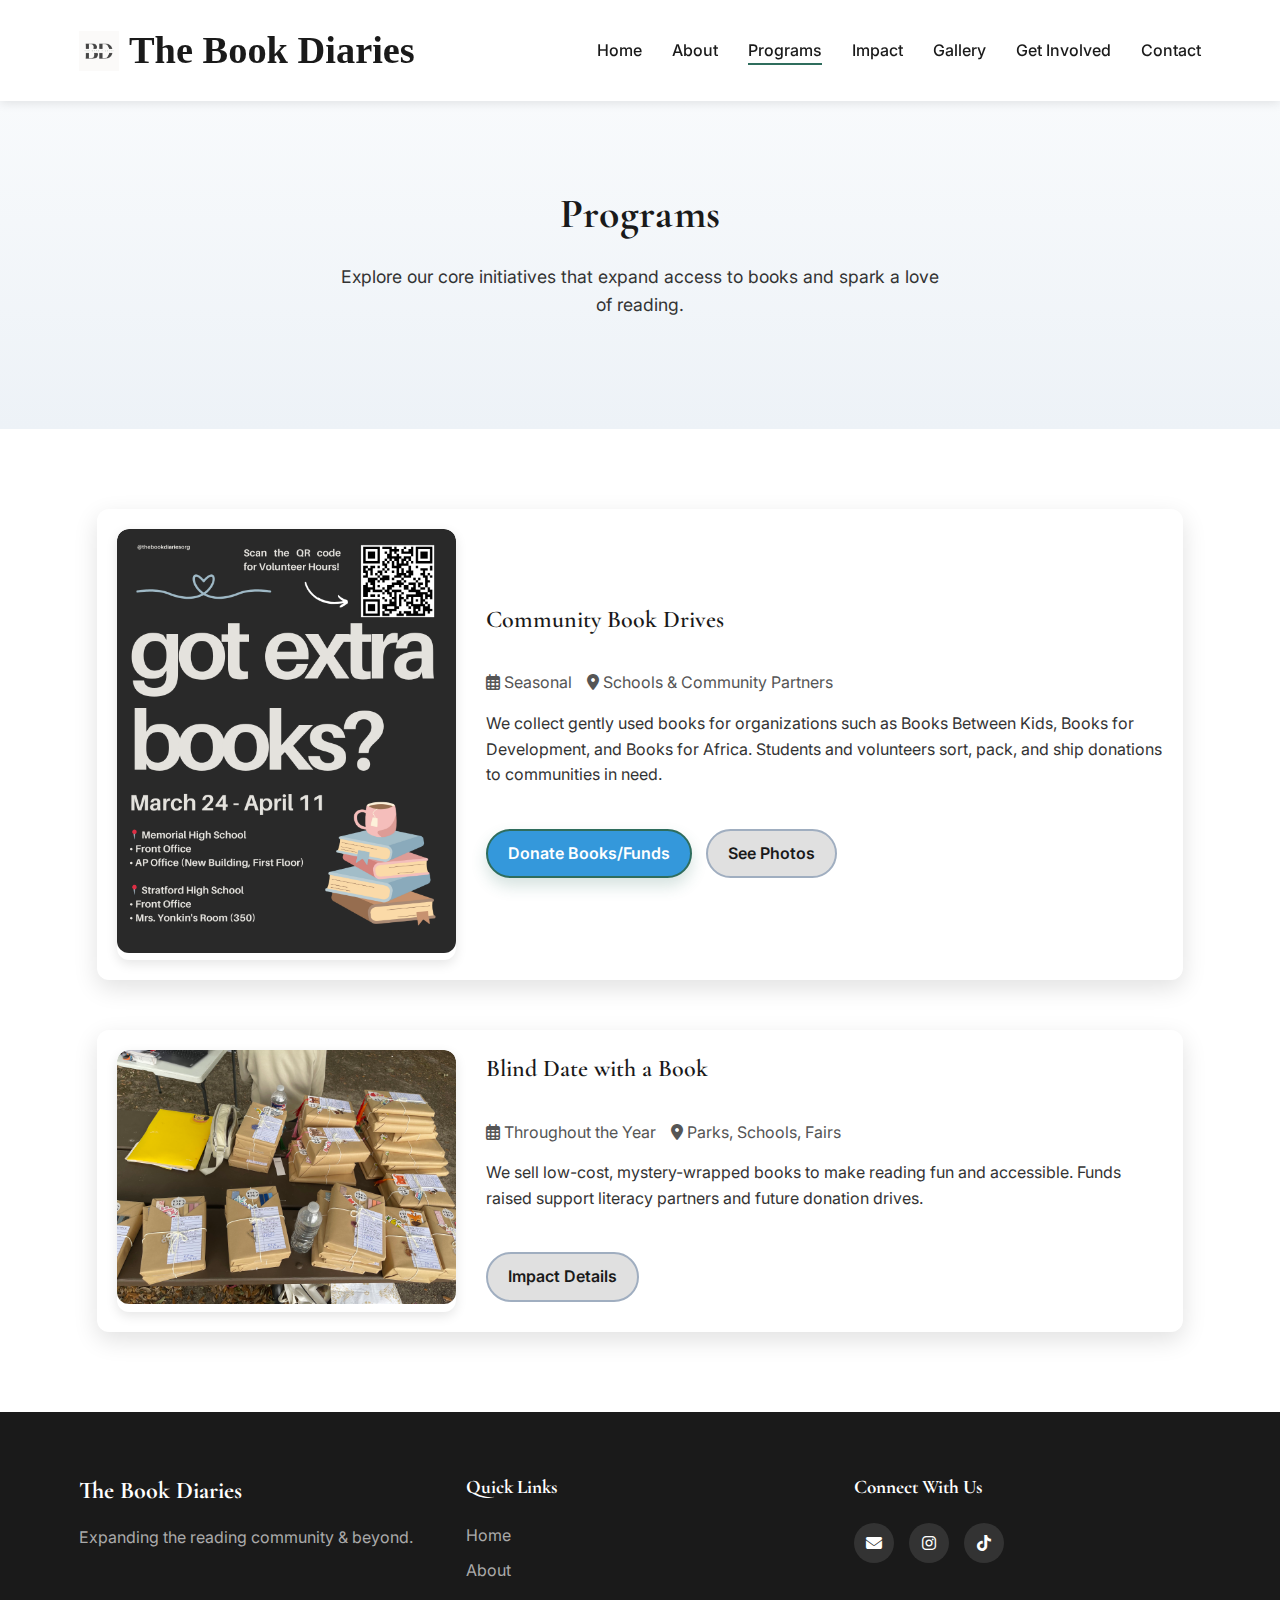
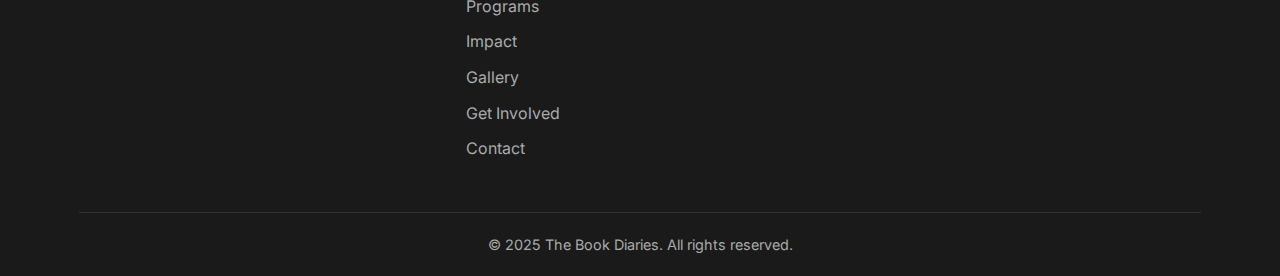
<file: programs.html>
<!DOCTYPE html>
<html lang="en">
<head>
    <meta charset="UTF-8">
    <meta name="viewport" content="width=device-width, initial-scale=1.0">
    <title>Programs | The Book Diaries</title>
    <link rel="stylesheet" href="styles.css">
    <link rel="stylesheet" href="https://cdnjs.cloudflare.com/ajax/libs/font-awesome/6.1.1/css/all.min.css">
    <link rel="preconnect" href="https://fonts.googleapis.com">
    <link rel="preconnect" href="https://fonts.gstatic.com" crossorigin>
    <link href="https://fonts.googleapis.com/css2?family=Inter:wght@300;400;500;600;700&family=Cormorant+Garamond:wght@400;500;600;700&display=swap" rel="stylesheet">
</head>
<body>
    <!-- Navigation -->
    <header>
        <div class="container">
            <div class="logo">
                <img src="images/logo.png" alt="The Book Diaries logo" />
                <a href="index.html">The Book Diaries</a>
            </div>
            <nav>
                <ul>
                    <li><a href="index.html">Home</a></li>
                    <li><a href="about.html">About</a></li>
                    <li><a href="programs.html" class="active">Programs</a></li>
                    <li><a href="impact.html">Impact</a></li>
                    <li><a href="gallery.html">Gallery</a></li>
                    <li><a href="get-involved.html">Get Involved</a></li>
                    <li><a href="contact.html">Contact</a></li>
                </ul>
            </nav>
            <div class="mobile-menu">
                <i class="fas fa-bars"></i>
            </div>
        </div>
    </header>

    <!-- Page Header -->
    <section class="page-header">
        <div class="container">
            <h1>Programs</h1>
            <p>Explore our core initiatives that expand access to books and spark a love of reading.</p>
        </div>
    </section>

    <section class="featured-events">
        <div class="container">
            <div class="event-featured">
                <div class="event-item">
                    <div class="event-image">
                        <img src="images/events/book-drive.jpg" alt="Book Drive">
                    </div>
                    <div class="event-details">
                        <h3>Community Book Drives</h3>
                        <div class="event-meta">
                            <span><i class="far fa-calendar-alt"></i> Seasonal</span>
                            <span><i class="fas fa-map-marker-alt"></i> Schools & Community Partners</span>
                        </div>
                        <p>We collect gently used books for organizations such as Books Between Kids, Books for Development, and Books for Africa. Students and volunteers sort, pack, and ship donations to communities in need.</p>
                        <div class="event-buttons">
                            <a href="https://forms.gle/nnCLM1ppKKycT59a7" class="btn primary" target="_blank">Donate Books/Funds</a>
                            <a href="gallery.html" class="btn secondary">See Photos</a>
                        </div>
                    </div>
                </div>

                <div class="event-item">
                    <div class="event-image">
                        <img src="images/impact/bdwb4.jpg" alt="Blind Date with a Book">
                    </div>
                    <div class="event-details">
                        <h3>Blind Date with a Book</h3>
                        <div class="event-meta">
                            <span><i class="far fa-calendar-alt"></i> Throughout the Year</span>
                            <span><i class="fas fa-map-marker-alt"></i> Parks, Schools, Fairs</span>
                        </div>
                        <p>We sell low-cost, mystery-wrapped books to make reading fun and accessible. Funds raised support literacy partners and future donation drives.</p>
                        <div class="event-buttons">
                            <a href="impact.html" class="btn secondary">Impact Details</a>
                        </div>
                    </div>
                </div>

                
            </div>
        </div>
    </section>

    <footer>
        <div class="container">
            <div class="footer-content">
                <div class="footer-logo">
                    <h3>The Book Diaries</h3>
                    <p>Expanding the reading community & beyond.</p>
                </div>
                <div class="footer-links">
                    <h4>Quick Links</h4>
                    <ul>
                        <li><a href="index.html">Home</a></li>
                        <li><a href="about.html">About</a></li>
                        <li><a href="programs.html">Programs</a></li>
                        <li><a href="impact.html">Impact</a></li>
                        <li><a href="gallery.html">Gallery</a></li>
                        <li><a href="get-involved.html">Get Involved</a></li>
                        <li><a href="contact.html">Contact</a></li>
                    </ul>
                </div>
                <div class="footer-social">
                    <h4>Connect With Us</h4>
                    <div class="social-icons">
                        <a href="mailto:info.thebookdiaries@gmail.com"><i class="fas fa-envelope"></i></a>
                        <a href="https://www.instagram.com/thebookdiariesorg" target="_blank"><i class="fab fa-instagram"></i></a>
                        <a href="https://www.tiktok.com/@thebookdiariesorg" target="_blank"><i class="fab fa-tiktok"></i></a>
                    </div>
                </div>
            </div>
            <div class="footer-bottom">
                <p>&copy; 2025 The Book Diaries. All rights reserved.</p>
            </div>
        </div>
    </footer>

    <script src="js/main.js"></script>
</body>
</html>
</file>
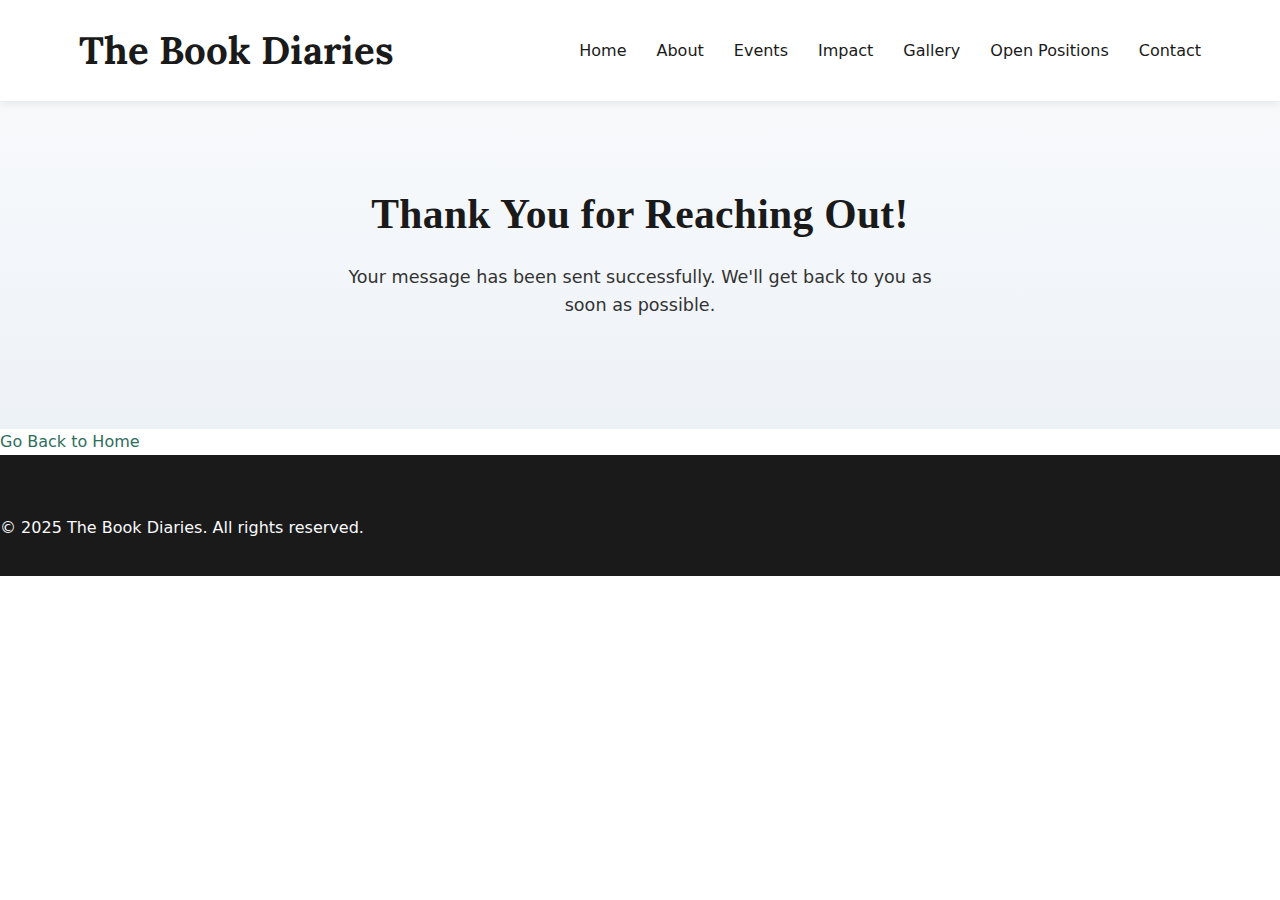
<file: thank_you.html>
<!DOCTYPE html>
<html lang="en">
<head>
    <meta charset="UTF-8">
    <meta name="viewport" content="width=device-width, initial-scale=1.0">
    <title>Events | The Book Diaries</title>
    <link rel="stylesheet" href="styles.css">
    <link rel="stylesheet" href="https://cdnjs.cloudflare.com/ajax/libs/font-awesome/6.1.1/css/all.min.css">
    <link rel="preconnect" href="https://fonts.googleapis.com">
    <link rel="preconnect" href="https://fonts.gstatic.com" crossorigin>
    <link href="https://fonts.googleapis.com/css2?family=Lora:ital,wght@0,400;0,500;0,600;0,700;1,400&family=Poppins:wght@300;400;500;600&display=swap" rel="stylesheet">
</head>
<body>
    <!-- Navigation -->
    <header>
        <div class="container">
            <div class="logo">
                <a href="index.html">The Book Diaries</a>
            </div>
            <nav>
                <ul>
                    <li><a href="index.html">Home</a></li>
                    <li><a href="about.html">About</a></li>
                    <li><a href="events.html">Events</a></li>
                    <li><a href="impact.html">Impact</a></li>
                    <li><a href="gallery.html">Gallery</a></li>
                    <li><a href="positions.html">Open Positions</a></li>
                    <li><a href="contact.html">Contact</a></li>
                </ul>
            </nav>
            <div class="mobile-menu">
                <i class="fas fa-bars"></i>
            </div>
        </div>
    </header>

    <!-- Page Header -->
    <section class="page-header">
        <div class="container">
            <h1>Thank You for Reaching Out!</h1>
            <p>Your message has been sent successfully. We'll get back to you as soon as possible.</p>
        </div>
    </section>

    <!-- Main Content -->
    <section class="thank-you">
        <a href="index.html" class="button">Go Back to Home</a>
    </section>

    <footer>
        <p>&copy; 2025 The Book Diaries. All rights reserved.</p>
    </footer>
</body>
</html>
</file>
<file: styles.css>
* {
    margin: 0;
    padding: 0;
    box-sizing: border-box;
}

body {
    font-family: 'Inter', system-ui, -apple-system, Segoe UI, Roboto, Helvetica, Arial, sans-serif;
    line-height: 1.6;
    color: #333;
    background-color: #fff;
}

/* Accent variables */
:root {
    --brand-primary: #2f6d5d;
    --brand-primary-600: #275b4e;
    --brand-secondary: #e5e7eb;
    --brand-accent: #8fa79f;
    --ink: #1f2937;
}

h1, h2, h3, h4, h5, h6 {
    font-family: 'Cormorant Garamond', Georgia, 'Times New Roman', serif;
    margin-bottom: 1rem;
    color: #1a1a1a;
}

p {
    margin-bottom: 1rem;
}

a { text-decoration: none; color: var(--brand-primary); transition: color 0.3s ease; }
a:hover { color: #275b4e; }

.container {
    width: 90%;
    max-width: 1200px;
    margin: 0 auto;
    padding: 0 15px;
}

/* Button Styles */
.btn {
    display: inline-block;
    padding: 12px 24px;
    border-radius: 30px;
    font-weight: 500;
    text-align: center;
    transition: all 0.3s ease;
    margin-right: 10px;
    margin-bottom: 10px;
}

.primary { background-color: var(--brand-primary); color: #fff; border: 2px solid var(--brand-primary); box-shadow: 0 8px 16px rgba(47,109,93,.2); }

.primary:hover {
    background-color: #2980b9;
    border-color: #2980b9;
    color: #fff;
}

.secondary { background-color: transparent; color: var(--brand-primary); border: 2px solid #a0aec0; }

.secondary:hover {
    background-color: #3498db;
    color: #fff;
}

.btn-text {
    color: var(--brand-primary);
    display: inline-flex;
    align-items: center;
    font-weight: 500;
}

.btn-text i {
    margin-left: 5px;
    transition: transform 0.3s ease;
}

.btn-text:hover i {
    transform: translateX(3px);
}

/* Header & Navigation */
header {
    padding: 20px 0;
    background-color: #fff;
    box-shadow: 0 2px 10px rgba(0, 0, 0, 0.1);
    position: sticky;
    top: 0;
    z-index: 100;
}

header .container {
    display: flex;
    justify-content: space-between;
    align-items: center;
}

.logo {
    display: flex;
    align-items: center;
}

.logo a {
    font-family: 'Lora', serif;
    font-size: 2.4rem;  /* Increase font size */
    font-weight: 700;
    color: #1a1a1a;
    display: flex;
    align-items: center;
}

.logo img {
    height: 40px;
    margin-right: 10px; /* Space between logo and text */
}

nav ul {
    display: flex;
    list-style: none;
    margin: 0; /* Reset any default margin */
}

nav ul li {
    margin-left: 30px;
}

nav ul li a {
    color: #1a1a1a;
    font-weight: 500;
    padding: 5px 0;
    position: relative;
    text-decoration: none;
}

nav ul li a:after {
    content: '';
    position: absolute;
    bottom: 0;
    left: 0;
    width: 0;
    height: 2px;
    background-color: var(--brand-primary);
    transition: width 0.3s ease;
}

nav ul li a:hover:after,
nav ul li a.active:after {
    width: 100%;
}

.mobile-menu {
    display: none;
    cursor: pointer;
    font-size: 1.5rem;
}

/* Mobile Navigation */
@media screen and (max-width: 768px) {
    nav ul {
        display: none;
        flex-direction: column;
        width: 100%;
        position: absolute;
        top: 60px;  /* Adjust based on header height */
        left: 0;
        background-color: #fff;
        box-shadow: 0 2px 10px rgba(0, 0, 0, 0.1);
    }

    nav ul.active {
        display: flex;
    }

    nav ul li {
        margin: 15px 0;
        text-align: center;
    }

    .mobile-menu {
        display: block;
    }
}

/* Page Header */
.page-header {
    padding: 80px 0;
    background: linear-gradient(180deg, #f8fafc 0%, #edf2f7 100%);
    text-align: center;
}

.page-header h1 { font-size: 2.6rem; margin-bottom: 15px; letter-spacing: .3px; }

.page-header p {
    font-size: 1.1rem;
    max-width: 600px;
    margin: 0 auto 30px; 
}


/* Impact Stats */
.impact-stats {
    padding: 60px 0;
    background-color: #fff;
}

.stats-grid {
    display: grid;
    grid-template-columns: repeat(auto-fit, minmax(220px, 1fr));
    gap: 30px;
}

.stat-card { text-align: center; padding: 30px 20px; border-radius: 12px; box-shadow: 0 14px 34px rgba(0,0,0,.08); transition: transform 0.4s ease, box-shadow .4s ease; backdrop-filter: blur(4px); }

.stat-card:hover { transform: translateY(-6px); box-shadow: 0 20px 44px rgba(0,0,0,.12); }

.stat-card h3 { font-size: 2.2rem; color: var(--brand-primary); margin-bottom: 10px; }

/* Mission Statement */
.mission { padding: 80px 0; background: linear-gradient(180deg, #f8fafc 0%, #ffffff 100%);} 

.mission-content {
    max-width: 800px;
    margin: 0 auto;
    text-align: center;
}

.mission-content h2 {
    font-size: 2rem;
    margin-bottom: 20px;
}

.mission-content p {
    font-size: 1.1rem;
    margin-bottom: 20px;
}
.image-container {
    display: flex;
    justify-content: center;  
    align-items: center;
    gap: 60px;
    margin: 0 auto;            
    max-width: 100%;           
}

.image-container img { width: 60%; height: auto; border-radius: 14px; box-shadow: 0 18px 30px rgba(0,0,0,.12); }




/* Events Section */
.events-preview { background: radial-gradient(1200px 600px at 50% -100px, rgba(47,109,93,.15), transparent 60%), #f9fbff; padding: 80px 20px; }

.events-preview .container {
    max-width: 1000px;
    margin: 0 auto;
    text-align: center;
}

.events-preview h2 {
    font-size: 2.5rem;
    margin-bottom: 50px;
    color: #1a1a1a;
    font-weight: bold;
    letter-spacing: 1px;
}

.events-grid {
    display: grid;
    grid-template-columns: repeat(auto-fit, minmax(300px, 1fr));
    gap: 30px;
    justify-items: center;
    padding: 0 20px;
}

.event-card { background-color: #fff; border-radius: 16px; box-shadow: 0 10px 30px rgba(0,0,0,.08); padding: 30px 25px; width: 100%; text-align: left; display: flex; flex-direction: column; gap: 20px; transition: transform .35s ease, box-shadow .35s ease; overflow: hidden; }

.event-card:hover { transform: translateY(-8px); box-shadow: 0 16px 42px rgba(0,0,0,.12); }

.event-date {
    background-color: var(--brand-primary);
    color: #fff;
    border-radius: 50%;
    padding: 20px;
    text-align: center;
    width: 80px;
    height: 80px;
    font-weight: bold;
    display: flex;
    align-items: center;
    justify-content: center;
    font-size: 1.4rem;
}

.event-info h3 {
    font-size: 1.4rem;
    color: #1a1a1a;
    margin: 0;
    font-weight: 600;
    letter-spacing: 0.5px;
}

.event-info p {
    font-size: 0.95rem;
    color: #555;
    margin-bottom: 10px;
    line-height: 1.5;
}

.btn-text {
    display: inline-block;
    color: var(--brand-primary);
    font-weight: 500;
    text-decoration: none;
    margin-top: 10px;
    transition: color 0.3s ease;
}

.btn-text:hover { color: #275b4e; }

.events-more {
    margin-top: 40px;
}

.events-more .btn.secondary { background-color: #eef2f6; color: #1a1a1a; padding: 12px 24px; border-radius: 6px; font-weight: 500; text-decoration: none; transition: background 0.3s ease; }

.events-more .btn.secondary:hover { background-color: #e2e8f0; }

/* Featured Events */
.featured-events .event-featured {
    display: flex;
    flex-direction: column;
    gap: 50px;
}

.event-item {
    display: flex;
    align-items: center;
    gap: 30px;
    background-color: #fff;
    padding: 20px;
    border-radius: 12px;
    box-shadow: 0 8px 24px rgba(0, 0, 0, 0.12);
    transition: transform 0.3s ease, box-shadow 0.3s ease;
}

.event-image {
    flex: 1;
    overflow: hidden;
    border-radius: 12px;
    box-shadow: 0 4px 12px rgba(0, 0, 0, 0.1);
}

.event-image img {
    width: 100%;
    height: auto;
    object-fit: cover;
    border-radius: 12px;
}

.event-details {
    flex: 2;
    display: flex;
    flex-direction: column;
    gap: 15px;
}

.event-details h3 {
    font-size: 1.5rem;
    color: #1a1a1a;
    font-weight: 600;
}

.event-meta {
    font-size: 1rem;
    color: #555;
    display: flex;
    gap: 15px;
}

.event-buttons a {
    margin-top: 10px;
    padding: 10px 20px;
    text-decoration: none;
    border-radius: 50px;
    font-weight: 600;
}

.event-buttons a.btn.primary {
    background-color: #3498db;
    color: #fff;
    transition: background 0.3s ease;
}

.event-buttons a.btn.secondary {
    background-color: #e0e0e0;
    color: #1a1a1a;
    transition: background 0.3s ease;
}

.event-buttons a:hover {
    background-color: #1a6ec8;
}

.event-item:hover {
    transform: translateY(-10px);
    box-shadow: 0 12px 36px rgba(0, 0, 0, 0.15);
}

/* Event Section Padding */
.featured-events,
.upcoming-events {
    padding: 80px 20px;
}


/* Get Involved */
.get-involved { padding: 80px 0; background: linear-gradient(180deg, #ffffff 0%, #f7fafc 100%); }

.get-involved h2 {
    text-align: center;
    margin-bottom: 40px;
}

.ways-grid {
    display: grid;
    grid-template-columns: repeat(auto-fit, minmax(280px, 1fr));
    gap: 30px;
}

.way-card {
    text-align: center;
    padding: 30px 20px;
    background-color: #fff;
    border-radius: 8px;
    box-shadow: 0 5px 15px rgba(0, 0, 0, 0.05);
    transition: transform 0.3s ease;
}

.way-card:hover {
    transform: translateY(-5px);
}

.way-card i { font-size: 2.5rem; color: var(--brand-primary); margin-bottom: 20px; }

.way-card h3 {
    font-size: 1.3rem;
    margin-bottom: 15px;
}

/* Our Story */
.our-story {
    padding: 60px 0;
}

.our-story .container {
    display: grid;
    grid-template-columns: 1fr 1.2fr;
    gap: 30px;
    align-items: center;
}

.story-content h2 {
    margin-bottom: 20px;
    font-size: 2rem;
    font-weight: 600;
}

.story-image img {
    width: 100%;
    max-width: 350px;
    border-radius: 8px;
    box-shadow: 0 5px 20px rgba(0, 0, 0, 0.1);
}


/* Our Values */
.our-values {
    padding: 80px 0;
    background-color: #f8f9fa;
}

.our-values h2 {
    text-align: center;
    margin-bottom: 40px;
}

.values-grid {
    display: grid;
    grid-template-columns: repeat(auto-fit, minmax(250px, 1fr));
    gap: 30px;
}

.value-card {
    text-align: center;
    padding: 30px 20px;
    background-color: #fff;
    border-radius: 8px;
    box-shadow: 0 5px 15px rgba(0, 0, 0, 0.05);
    transition: transform 0.3s ease;
}

.value-card:hover {
    transform: translateY(-5px);
}

.value-card i {
    font-size: 2rem;
    color: #3498db;
    margin-bottom: 20px;
}

.value-card h3 {
    font-size: 1.3rem;
    margin-bottom: 15px;
}
/* Our Team */
.our-team { padding: 60px 0; background: linear-gradient(180deg, #f8fafc 0%, #ffffff 100%); }

.our-team h2 {
    text-align: center;
    margin-bottom: 30px;
    font-size: 2.5rem;
    font-weight: 700;
}

.team-category {
    margin-bottom: 40px;
}

.team-category h3 {
    margin-bottom: 20px;
    text-align: center;
    font-size: 1.5rem;
    font-weight: 500;
    color: #333;
}

.team-grid {
    display: grid;
    grid-template-columns: repeat(auto-fill, minmax(240px, 1fr));
    gap: 30px;
    justify-items: center;
}

.team-member {
    text-align: center;
    padding: 20px;
    background-color: #fff;
    border-radius: 8px;
    box-shadow: 0 5px 20px rgba(0, 0, 0, 0.05);
    transition: transform 0.3s ease, box-shadow 0.3s ease;
}

.team-member:hover {
    transform: translateY(-5px);
    box-shadow: 0 10px 30px rgba(0, 0, 0, 0.1);
}

.member-photo {
    width: 250px;
    height: 250px;
    border-radius: 50%;
    overflow: hidden;
    margin-bottom: 20px;
}

.member-photo img {
    width: 100%;
    height: 100%;
    object-fit: cover;
}

.team-member h4 {
    font-size: 1.1rem;
    margin-bottom: 10px;
    font-weight: 600;
}

.team-member p {
    color: #666;
    font-size: 0.95rem;
}

/* Join Team CTA */
.join-team-cta {
    padding: 80px 0;
    background-color: #f8f9fa;
    text-align: center;
}

.cta-content {
    max-width: 700px;
    margin: 0 auto;
}

.cta-content h2 {
    margin-bottom: 20px;
}

.cta-content p {
    margin-bottom: 30px;
}

/* Impact Page */
.impact-intro { padding: 60px 0; text-align: center; background: linear-gradient(180deg, #f8fafc 0%, #ffffff 100%); }

.impact-intro .content {
    max-width: 800px;
    margin: 0 auto;
}

.impact-intro h1 {
    font-size: 2.5rem;
    margin-bottom: 20px;
}

.impact-intro p {
    font-size: 1.125rem;
    color: #555;
}

/* Impact Stats Section */
.impact-stats-large {
    padding: 80px 0;
    background-color: #fff;
}

.impact-stats-large h2 {
    text-align: center;
    margin-bottom: 40px;
    font-size: 2rem;
    font-weight: 600;
}

.stats-grid {
    display: grid;
    grid-template-columns: repeat(auto-fit, minmax(250px, 1fr));
    gap: 20px;
    text-align: center;
}

.stat-card {
    background-color: #f8f9fa;
    padding: 30px;
    border-radius: 8px;
    box-shadow: 0 5px 15px rgba(0, 0, 0, 0.05);
}

.stat-card h3 { font-size: 2.2rem; font-weight: 700; color: var(--brand-primary); margin-bottom: 10px; }

.stat-card p {
    font-size: 1.125rem;
    color: #555;
}

/* Impact Stories Section */
.impact-stories { padding: 80px 0; background: linear-gradient(180deg, #f7fafc 0%, #ffffff 100%); }

.impact-stories h2 {
    text-align: center;
    font-size: 2.5rem;
    font-weight: 600;
    margin-bottom: 40px;
}

.story-card {
    display: flex;
    flex-wrap: wrap;
    background-color: #fff;
    margin-bottom: 40px;
    border-radius: 14px;
    box-shadow: 0 14px 34px rgba(0, 0, 0, 0.06);
    overflow: hidden;
}

.story-photos {
    width: 60%; 
    padding: 20px;
    display: grid;
    grid-template-columns: repeat(auto-fit, minmax(70px, 1fr)); 
    gap: 10px;
}

.story-photos img { width: 100%; height: auto; object-fit: cover; border-radius: 10px; }

.story-content {
    width: 100%; 
    padding: 10px;
}


.story-content h3 {
    font-size: 1.875rem;
    font-weight: 600;
    margin-bottom: 15px;
}

.story-content p {
    font-size: 1.125rem;
    color: #555;
    margin-bottom: 15px;
}

.story-stats {
    display: flex;
    justify-content: space-between;
    margin-top: 20px;
}

.mini-stat {
    text-align: center;
}

.mini-stat span { font-size: 1.5rem; font-weight: 700; color: var(--brand-primary); }

.mini-stat p {
    font-size: 1rem;
    color: #555;
}

/* Mobile Styles for Impact Page */
@media (max-width: 768px) {
    .impact-intro h1 {
        font-size: 2rem;
    }

    .impact-intro p {
        font-size: 1rem;
    }

    .impact-stats-large h2, .impact-stories h2 {
        font-size: 2rem;
    }

    .stats-grid {
        grid-template-columns: 1fr 1fr;
    }

    .story-card {
        flex-direction: column;
    }

    .story-photos {
        width: 100%;
        padding: 0;
    }

    .story-content {
        width: 100%;
        padding: 15px;
    }
}


/* Positions Section */
#positions {
    max-width: 900px;
    margin: 0 auto;
    padding: 20px;
    background-color: #fff;
    box-shadow: 0 0 10px rgba(0, 0, 0, 0.1);
}

.position {
    margin-bottom: 30px;
}

.position h2 {
    font-size: 1.8em;
    color: #333;
}

.position ul {
    margin-left: 20px;
    list-style-type: disc;
}

.position p {
    color: #666;
}


/* Apply Buttons */
.apply-buttons {
    text-align: center;
    margin-bottom: 30px;
}

/* Deprecated .apply-button replaced by .btn */

/* Contact Section */
#contact {
    max-width: 900px;
    margin: 0 auto;
    padding: 2rem;
    background-color: #f7f7f7;
    border-radius: 8px;
    box-shadow: 0 4px 12px rgba(0, 0, 0, 0.1);
}

#contact h2 {
    font-size: 2rem;
    color: #333;
    text-align: center;
    margin-bottom: 1.5rem;
    font-family: 'Arial', sans-serif;
    text-transform: uppercase;
    letter-spacing: 1px;
}

/* Form Container */
.contact-form {
    display: flex;
    flex-direction: column;
    gap: 20px; /* More space between elements */
}

/* Input/textarea Styles */
.contact-form label {
    font-size: 1.1rem;
    color: #333;
    margin-bottom: 0.5rem;
    font-weight: bold;
}

.contact-form input, 
.contact-form textarea, 
select.ui-select {
    padding: 1rem;
    margin-bottom: 1rem;
    border: 1px solid #ccc;
    border-radius: 8px;
    font-size: 1rem;
    width: 100%;
    transition: all 0.3s ease;
}

.contact-form input:focus, 
.contact-form textarea:focus,
select.ui-select:focus {
    border-color: var(--brand-primary);
    outline: none;
    box-shadow: 0 0 10px rgba(47, 109, 93, 0.3);
}

/* Button Styles */
.contact-form button {
    background-color: #3498db;
    color: white;
    border: none;
    padding: 1rem 2rem;
    font-size: 1.2rem;
    cursor: pointer;
    border-radius: 8px;
    transition: background-color 0.3s ease, transform 0.3s ease;
    align-self: center; /* Center button */
}

.contact-form button:hover {
    background-color: #2980b9;
    transform: scale(1.05); /* Button animation */
}

.contact-form button:active {
    transform: scale(1);
}

/* Gallery Section */
.gallery {
    display: flex;
    flex-wrap: wrap;
    gap: 20px;
    justify-content: center;
    padding: 20px;
    margin-top: 30px;
}

.gallery a { display: inline-block; overflow: hidden; border-radius: 16px; box-shadow: 0 12px 30px rgba(0,0,0,.12); transition: transform .35s ease, box-shadow .35s ease; }

.gallery a:hover { transform: translateY(-6px); box-shadow: 0 20px 44px rgba(0,0,0,.16); }

.gallery img { width: 250px; height: 180px; object-fit: cover; border-radius: 12px; transition: transform .35s ease; }

.gallery img:hover {
    transform: scale(1.1);
}

/* Custom Lightbox Modal */
.lightbox-modal {
    display: none;
    position: fixed;
    z-index: 1000;
    left: 0;
    top: 0;
    width: 100%;
    height: 100%;
    background-color: rgba(0, 0, 0, 0.8);
    justify-content: center;
    align-items: center;
}

.lightbox-modal img {
    max-width: 90%;
    max-height: 90%;
    border-radius: 10px;
}

.lightbox-modal .close {
    position: absolute;
    top: 20px;
    right: 20px;
    font-size: 40px;
    color: #fff;
    cursor: pointer;
}

.lightbox-modal .close:hover { color: var(--brand-primary); }

/* Responsive Design */
@media (max-width: 768px) {
    .gallery img {
        width: 100%;
        max-width: 300px;
    }
}


/* Map Section */
.map-section {
    padding-bottom: 80px;
}

.map-container {
    height: 400px;
    border-radius: 8px;
    overflow: hidden;
    box-shadow: 0 5px 15px rgba(0, 0, 0, 0.05);
}

/* Footer */
footer {
    padding: 60px 0 20px;
    background-color: #1a1a1a;
    color: #f8f9fa;
}

/* Instagram preview */
.social-preview { padding: 70px 0; background: linear-gradient(180deg, #ffffff 0%, #f8fafc 100%); }
.ig-wrap { display: grid; grid-template-columns: .9fr 1.1fr; gap: 28px; align-items: center; }
.ig-grid { display: grid; grid-template-columns: repeat(3, 1fr); gap: 10px; }
.ig-grid img { width: 100%; height: 170px; object-fit: cover; border-radius: 12px; box-shadow: 0 10px 24px rgba(0,0,0,.08); cursor: pointer; }
@media (max-width: 768px){ .ig-wrap { grid-template-columns: 1fr; } .ig-grid { grid-template-columns: repeat(2,1fr);} }

/* Reveal animations */
.reveal { opacity: 0; transform: translateY(16px); transition: opacity .7s ease, transform .7s ease; }
.reveal-active { opacity: 1; transform: translateY(0); }

/* Back to top button */
#back-to-top { position: fixed; right: 20px; bottom: 24px; width: 44px; height: 44px; border-radius: 50%; border: none; background: #1a1a1a; color: #fff; display: grid; place-items: center; cursor: pointer; opacity: 0; visibility: hidden; transform: translateY(10px); transition: all .3s ease; z-index: 1000; }
#back-to-top.show { opacity: 1; visibility: visible; transform: translateY(0); }

.footer-content {
    display: grid;
    grid-template-columns: repeat(auto-fit, minmax(200px, 1fr));
    gap: 40px;
    margin-bottom: 40px;
}

.footer-logo h3 {
    color: #fff;
    font-size: 1.5rem;
    margin-bottom: 15px;
}

.footer-logo p {
    color: #aaa;
}

.footer-links h4,
.footer-social h4 {
    color: #fff;
    margin-bottom: 20px;
    font-size: 1.2rem;
}

.footer-links ul {
    list-style: none;
}

.footer-links ul li {
    margin-bottom: 10px;
}

.footer-links ul li a {
    color: #aaa;
    transition: color 0.3s ease;
}

.footer-links ul li a:hover { color: var(--brand-primary); }

.social-icons {
    display: flex;
    gap: 15px;
}

.social-icons a {
    display: inline-flex;
    justify-content: center;
    align-items: center;
    width: 40px;
    height: 40px;
    background-color: #333;
    color: #fff;
    border-radius: 50%;
    transition: all 0.3s ease;
}

.social-icons a:hover {
    background-color: #3498db;
    transform: translateY(-3px);
}

.footer-bottom {
    text-align: center;
    padding-top: 20px;
    border-top: 1px solid #333;
}

.footer-bottom p {
    color: #aaa;
    font-size: 0.9rem;
    margin-bottom: 0;
}

/* Media Queries */
@media (max-width: 992px) {
    .our-story .container {
        grid-template-columns: 1fr;
    }
    
    .story-image {
        grid-row: 1;
        margin-bottom: 30px;
    }
}

@media (max-width: 768px) {
    nav ul {
        display: none;
        position: absolute;
        top: 100%;
        left: 0;
        width: 100%;
        background-color: #fff;
        box-shadow: 0 5px 10px rgba(0, 0, 0, 0.1);
        padding: 20px 0;
        flex-direction: column;
        align-items: center;
    }
    
    nav ul.active {
        display: flex;
    }
    
    nav ul li {
        margin: 10px 0;
    }
    
    .mobile-menu {
        display: block;
    }

    .hero {
        height: 100vh;
        display: flex;
        align-items: center;
        justify-content: center;
        background: #f4f4f4; /* light background, optional */
        text-align: center;
        padding: 0 20px; /* for small screen spacing */
    }
    
    .hero .container {
        max-width: 900px;
        width: 100%;
    }
    
    .hero-content h1 {
        font-size: 3rem;
        margin-bottom: 20px;
        color: #1a1a1a;
    }
    
    .hero-content p {
        font-size: 1.25rem;
        margin-bottom: 30px;
        color: #333;
        line-height: 1.6;
    }
    
    .cta-buttons {
        display: flex;
        justify-content: center;
        gap: 20px;
    }
    
    .btn {
        padding: 12px 24px;
        font-size: 1rem;
        border-radius: 6px;
        text-decoration: none;
        transition: background 0.3s ease;
    }
    
    .btn.primary {
        background-color: #3498db;
        color: #fff;
    }
    
    .btn.secondary {
        background-color: #eee;
        color: #1a1a1a;
    }
    
}

@media (max-width: 576px) {
    .job-header {
        flex-direction: column;
        gap: 10px;
    }
    
    .hero-content h1 {
        font-size: 2rem;
    }
    
    .hero-content p {
        font-size: 1rem;
    }
    
    .stat-card h3 {
        font-size: 2rem;
    }
    
    .footer-content {
        grid-template-columns: 1fr;
    }
}
</file>
